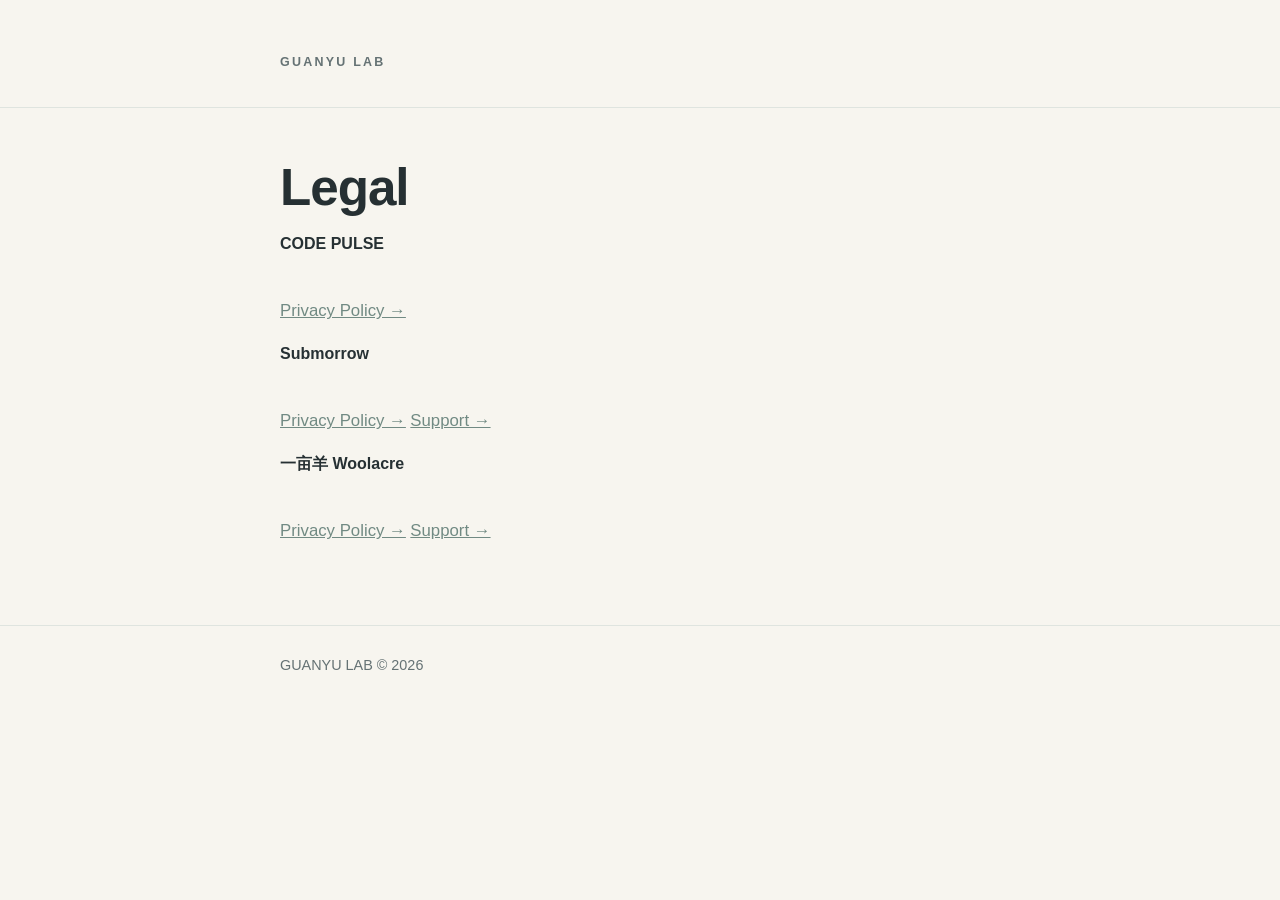
<file: index.html>
<!doctype html>
<html lang="en">
<head>
  <meta charset="utf-8">
  <meta name="viewport" content="width=device-width, initial-scale=1">
  <title>GUANYU LAB Legal</title>
  <link rel="stylesheet" href="styles.css">
</head>
<body>
  <header><div class="wrap"><div class="brand">GUANYU LAB</div></div></header>
  <main class="wrap">
    <h1>Legal</h1>
    <p><strong>CODE PULSE</strong></p>
    <a class="link" href="code-pulse/privacy/">Privacy Policy &rarr;</a>
    <p><strong>Submorrow</strong></p>
    <a class="link" href="ai-bill/privacy.html">Privacy Policy &rarr;</a>
    <a class="link" href="ai-bill/support.html">Support &rarr;</a>
    <p><strong>一亩羊 Woolacre</strong></p>
    <a class="link" href="woolacre/privacy.html">Privacy Policy &rarr;</a>
    <a class="link" href="woolacre/support.html">Support &rarr;</a>
  </main>
  <footer><div class="wrap">GUANYU LAB &copy; 2026</div></footer>
</body>
</html>
</file>
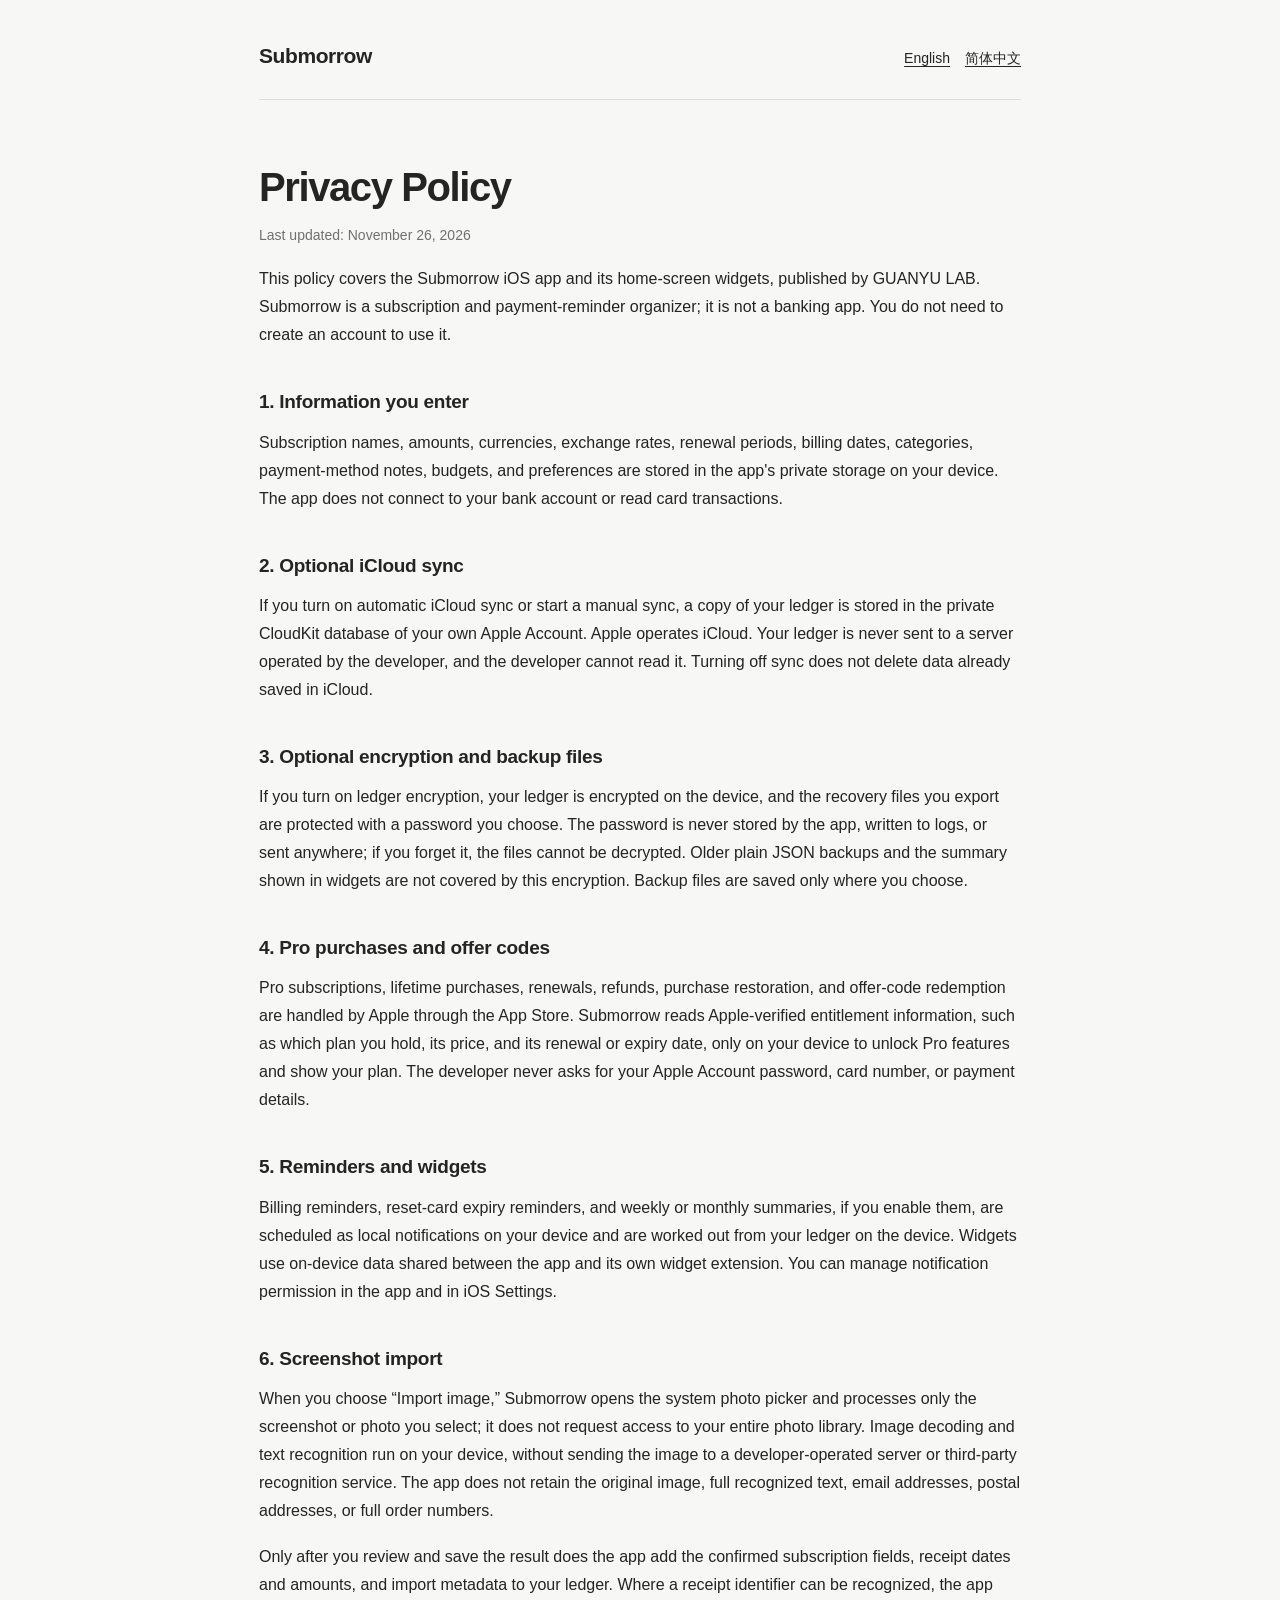
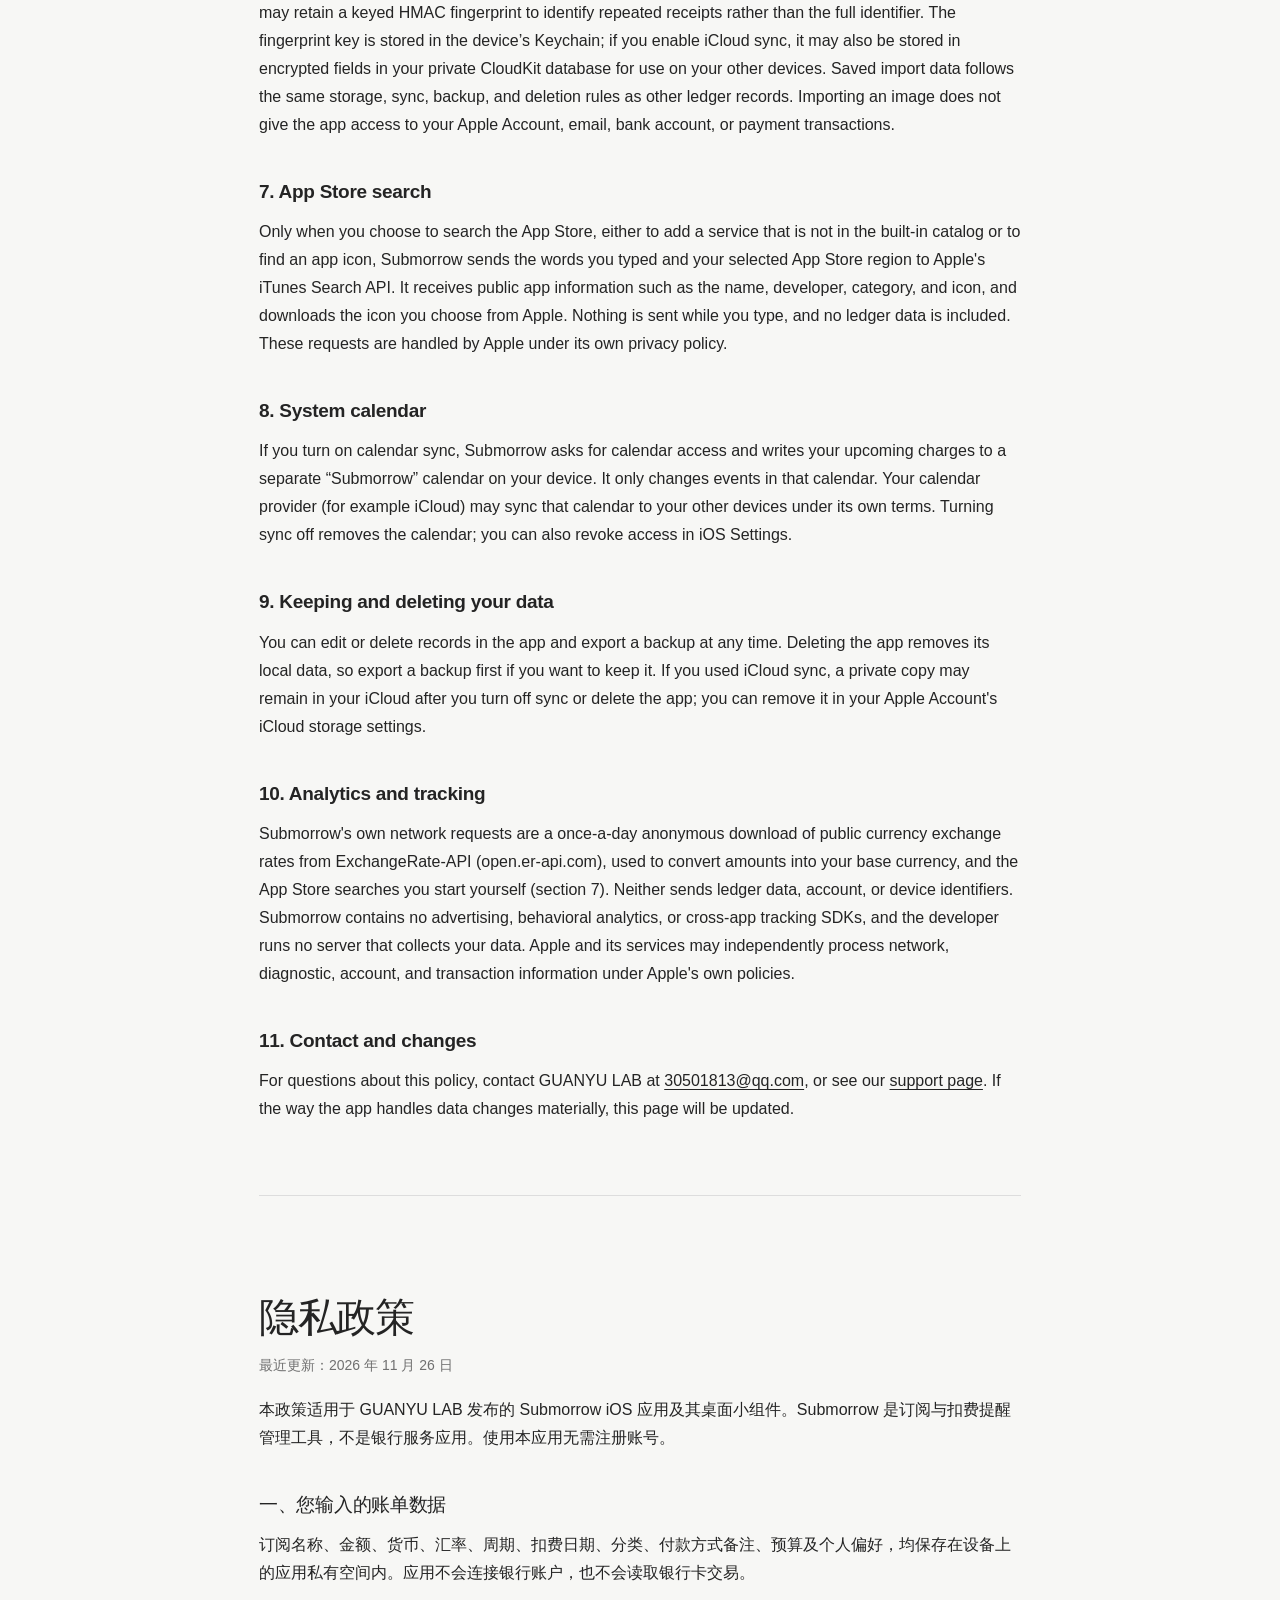
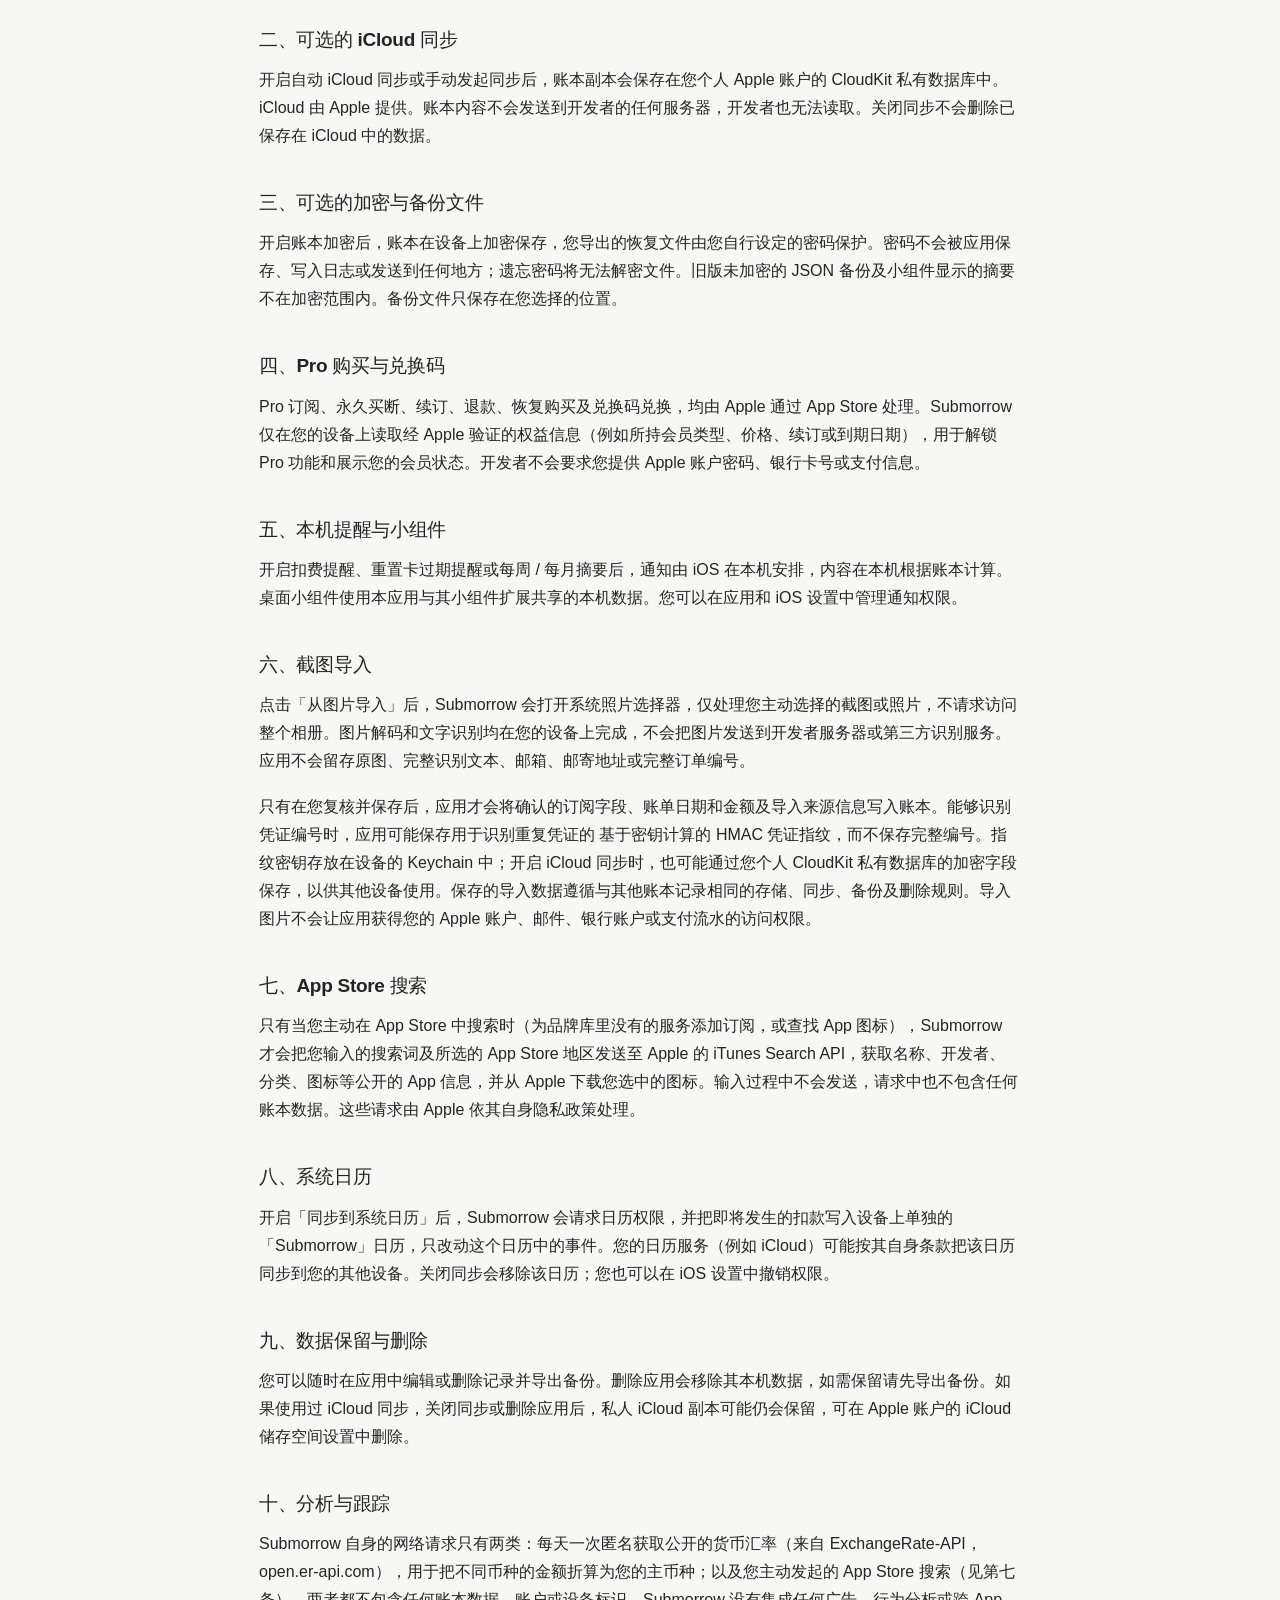
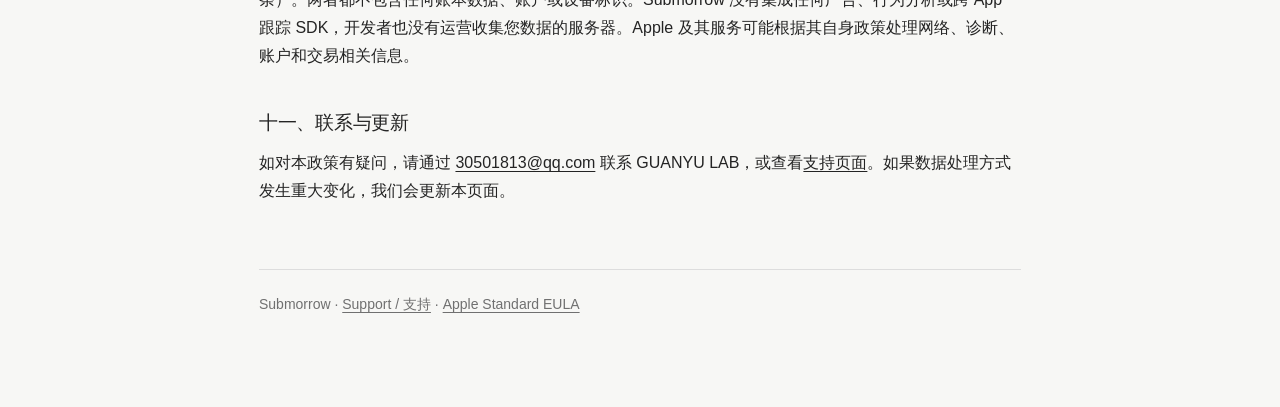
<file: ai-bill/privacy/index.html>
<!doctype html>
<html lang="en"><head><meta charset="utf-8"><meta name="viewport" content="width=device-width, initial-scale=1">
<title>Privacy Policy | Submorrow</title>
<link rel="canonical" href="../privacy.html">
<meta http-equiv="refresh" content="0; url=../privacy.html">
</head><body><p><a href="../privacy.html">Submorrow Privacy Policy / 隐私政策</a></p></body></html>
</file>
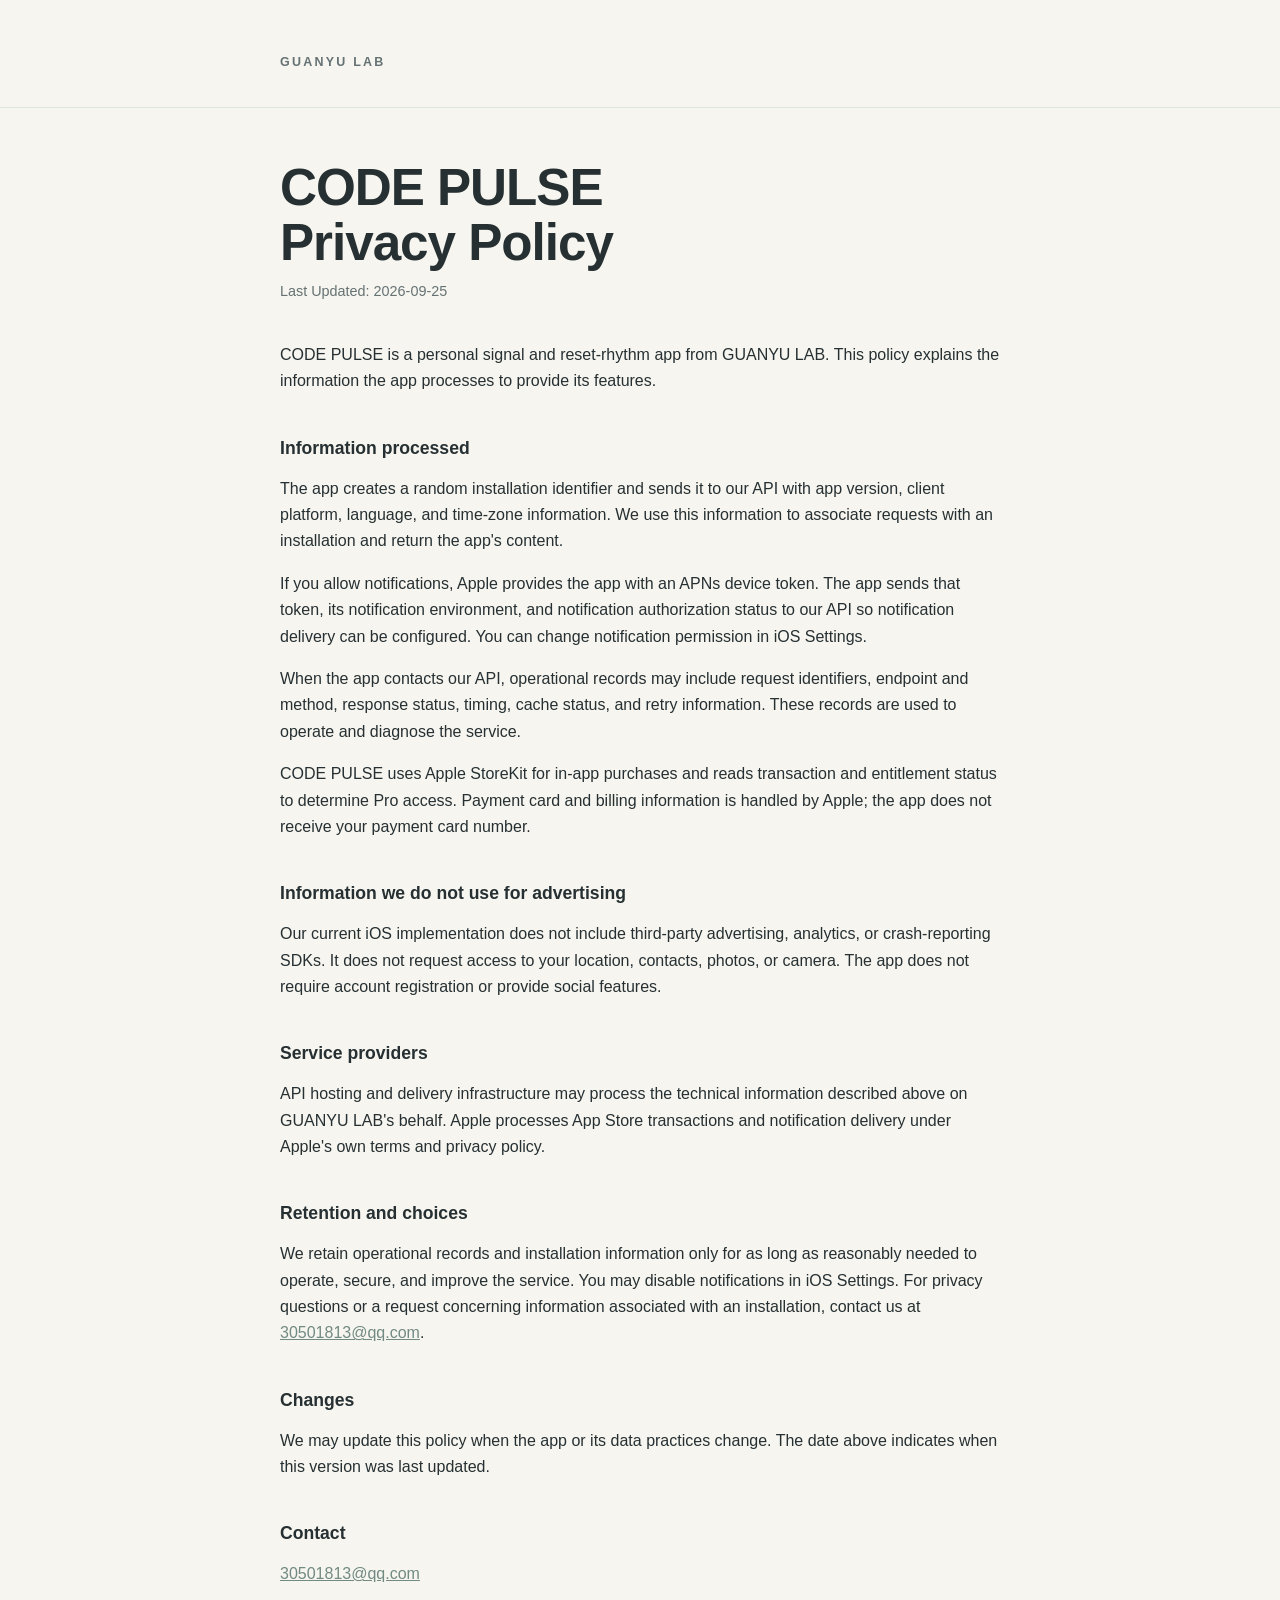
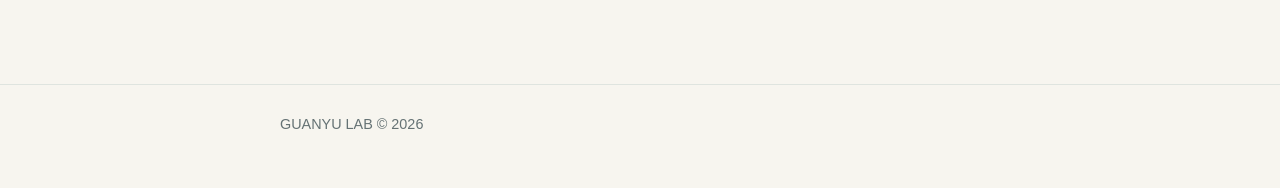
<file: code-pulse/privacy/index.html>
<!doctype html>
<html lang="en">
<head>
  <meta charset="utf-8">
  <meta name="viewport" content="width=device-width, initial-scale=1">
  <title>CODE PULSE Privacy Policy</title>
  <link rel="stylesheet" href="../../../styles.css">
</head>
<body>
  <header><div class="wrap"><div class="brand">GUANYU LAB</div></div></header>
  <main class="wrap">
    <h1>CODE PULSE<br>Privacy Policy</h1>
    <p class="updated">Last Updated: 2026-09-25</p>

    <p>CODE PULSE is a personal signal and reset-rhythm app from GUANYU LAB. This policy explains the information the app processes to provide its features.</p>

    <h2>Information processed</h2>
    <p>The app creates a random installation identifier and sends it to our API with app version, client platform, language, and time-zone information. We use this information to associate requests with an installation and return the app's content.</p>
    <p>If you allow notifications, Apple provides the app with an APNs device token. The app sends that token, its notification environment, and notification authorization status to our API so notification delivery can be configured. You can change notification permission in iOS Settings.</p>
    <p>When the app contacts our API, operational records may include request identifiers, endpoint and method, response status, timing, cache status, and retry information. These records are used to operate and diagnose the service.</p>
    <p>CODE PULSE uses Apple StoreKit for in-app purchases and reads transaction and entitlement status to determine Pro access. Payment card and billing information is handled by Apple; the app does not receive your payment card number.</p>

    <h2>Information we do not use for advertising</h2>
    <p>Our current iOS implementation does not include third-party advertising, analytics, or crash-reporting SDKs. It does not request access to your location, contacts, photos, or camera. The app does not require account registration or provide social features.</p>

    <h2>Service providers</h2>
    <p>API hosting and delivery infrastructure may process the technical information described above on GUANYU LAB's behalf. Apple processes App Store transactions and notification delivery under Apple's own terms and privacy policy.</p>

    <h2>Retention and choices</h2>
    <p>We retain operational records and installation information only for as long as reasonably needed to operate, secure, and improve the service. You may disable notifications in iOS Settings. For privacy questions or a request concerning information associated with an installation, contact us at <a href="mailto:30501813@qq.com">30501813@qq.com</a>.</p>

    <h2>Changes</h2>
    <p>We may update this policy when the app or its data practices change. The date above indicates when this version was last updated.</p>

    <h2>Contact</h2>
    <p><a href="mailto:30501813@qq.com">30501813@qq.com</a></p>
  </main>
  <footer><div class="wrap">GUANYU LAB &copy; 2026</div></footer>
</body>
</html>
</file>
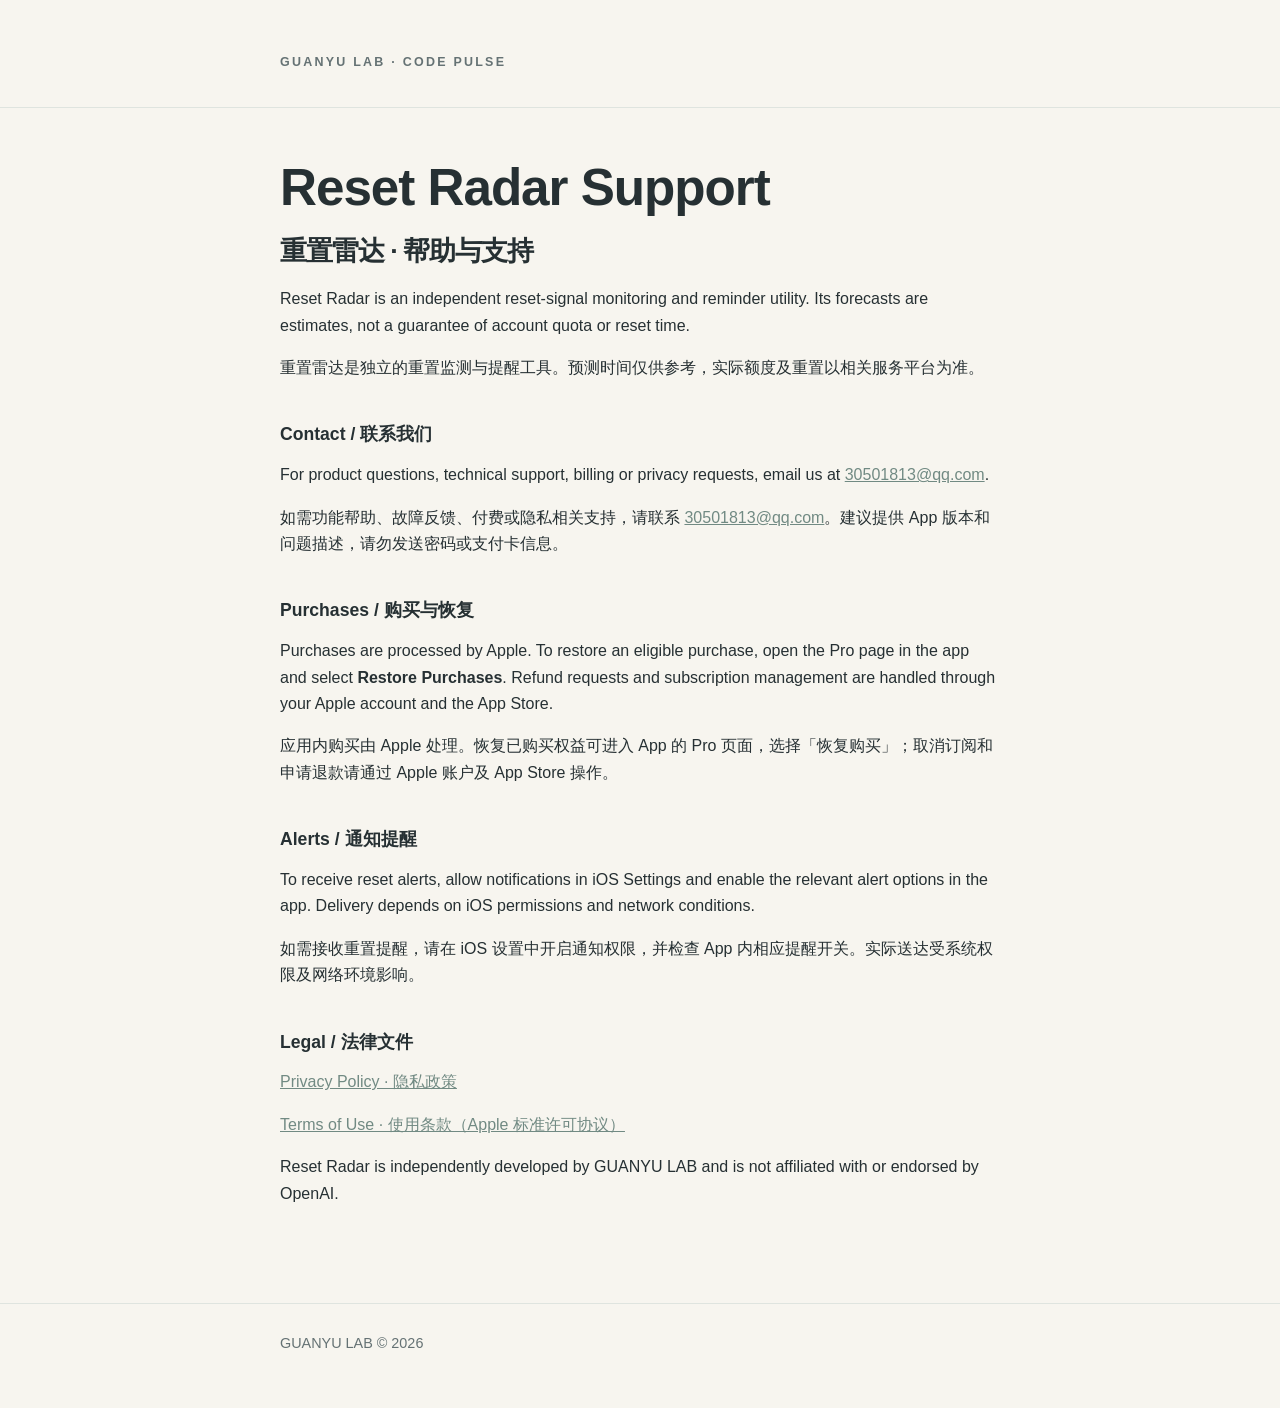
<file: code-pulse/support/index.html>
<!doctype html>
<html lang="en">
<head>
  <meta charset="utf-8">
  <meta name="viewport" content="width=device-width, initial-scale=1">
  <meta name="description" content="Official support and contact details for Reset Radar (CODE PULSE) by GUANYU LAB.">
  <title>Reset Radar | CODE PULSE Support</title>
  <link rel="stylesheet" href="../../../styles.css">
</head>
<body>
  <header><div class="wrap"><div class="brand">GUANYU LAB · CODE PULSE</div></div></header>
  <main class="wrap">
    <h1>Reset Radar Support<br><small style="font-size:.52em">重置雷达 · 帮助与支持</small></h1>
    <p>Reset Radar is an independent reset-signal monitoring and reminder utility. Its forecasts are estimates, not a guarantee of account quota or reset time.</p>
    <p>重置雷达是独立的重置监测与提醒工具。预测时间仅供参考，实际额度及重置以相关服务平台为准。</p>

    <h2>Contact / 联系我们</h2>
    <p>For product questions, technical support, billing or privacy requests, email us at <a href="mailto:30501813@qq.com">30501813@qq.com</a>.</p>
    <p>如需功能帮助、故障反馈、付费或隐私相关支持，请联系 <a href="mailto:30501813@qq.com">30501813@qq.com</a>。建议提供 App 版本和问题描述，请勿发送密码或支付卡信息。</p>

    <h2>Purchases / 购买与恢复</h2>
    <p>Purchases are processed by Apple. To restore an eligible purchase, open the Pro page in the app and select <strong>Restore Purchases</strong>. Refund requests and subscription management are handled through your Apple account and the App Store.</p>
    <p>应用内购买由 Apple 处理。恢复已购买权益可进入 App 的 Pro 页面，选择「恢复购买」；取消订阅和申请退款请通过 Apple 账户及 App Store 操作。</p>

    <h2>Alerts / 通知提醒</h2>
    <p>To receive reset alerts, allow notifications in iOS Settings and enable the relevant alert options in the app. Delivery depends on iOS permissions and network conditions.</p>
    <p>如需接收重置提醒，请在 iOS 设置中开启通知权限，并检查 App 内相应提醒开关。实际送达受系统权限及网络环境影响。</p>

    <h2>Legal / 法律文件</h2>
    <p><a href="../privacy/">Privacy Policy · 隐私政策</a></p>
    <p><a href="https://www.apple.com/legal/internet-services/itunes/dev/stdeula/">Terms of Use · 使用条款（Apple 标准许可协议）</a></p>
    <p>Reset Radar is independently developed by GUANYU LAB and is not affiliated with or endorsed by OpenAI.</p>
  </main>
  <footer><div class="wrap">GUANYU LAB &copy; 2026</div></footer>
</body>
</html>
</file>
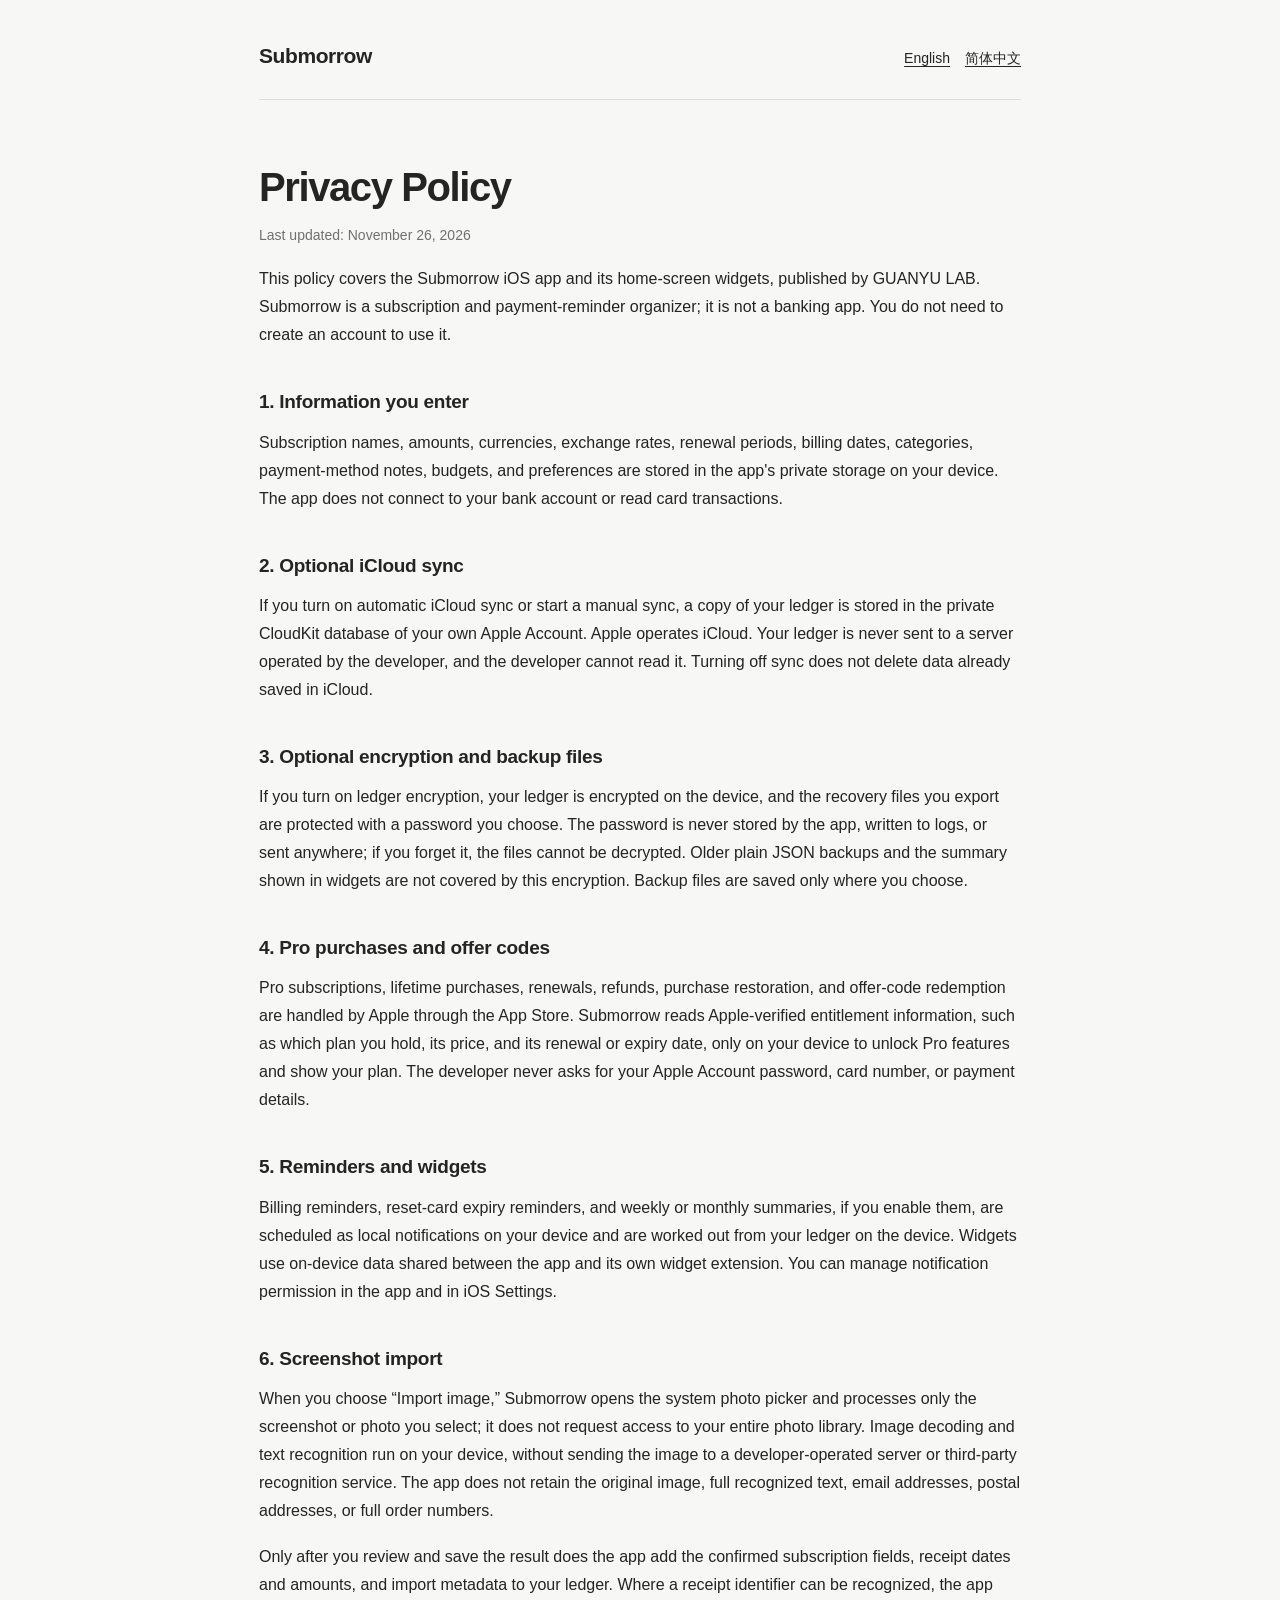
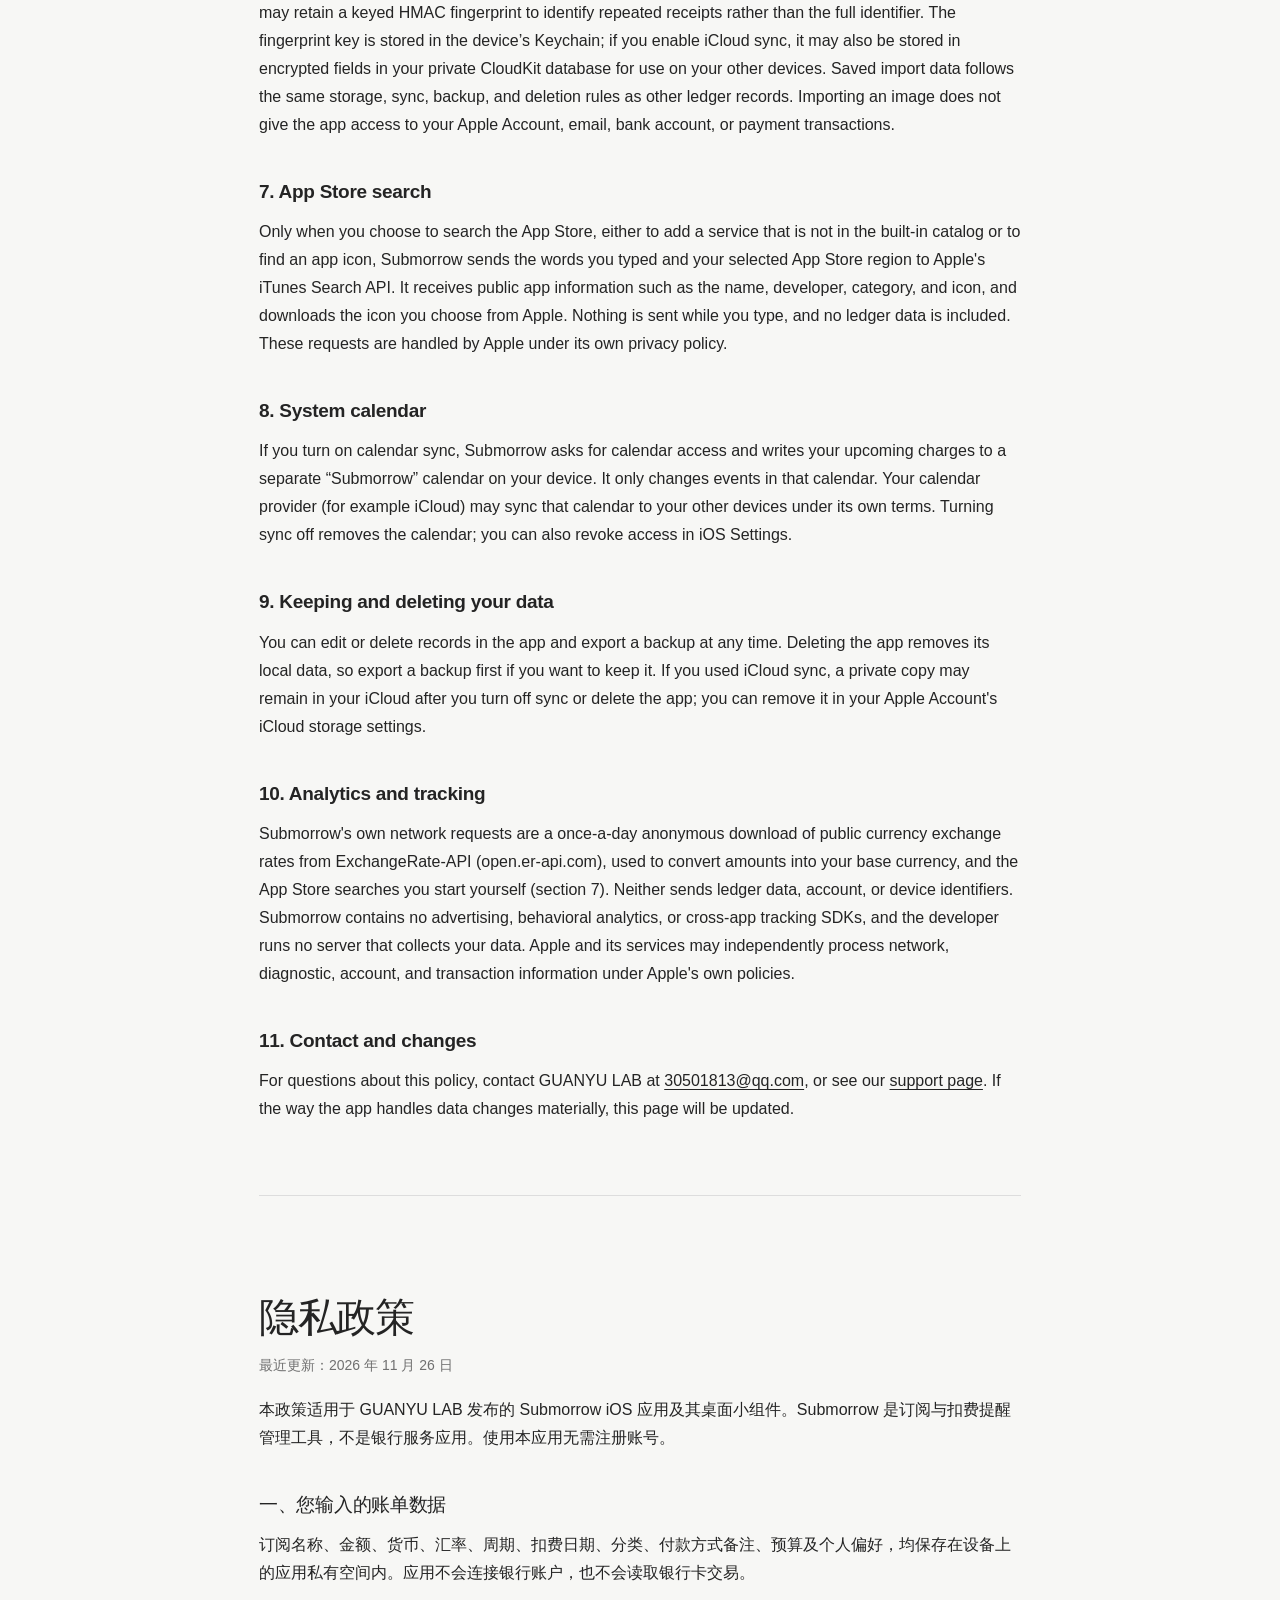
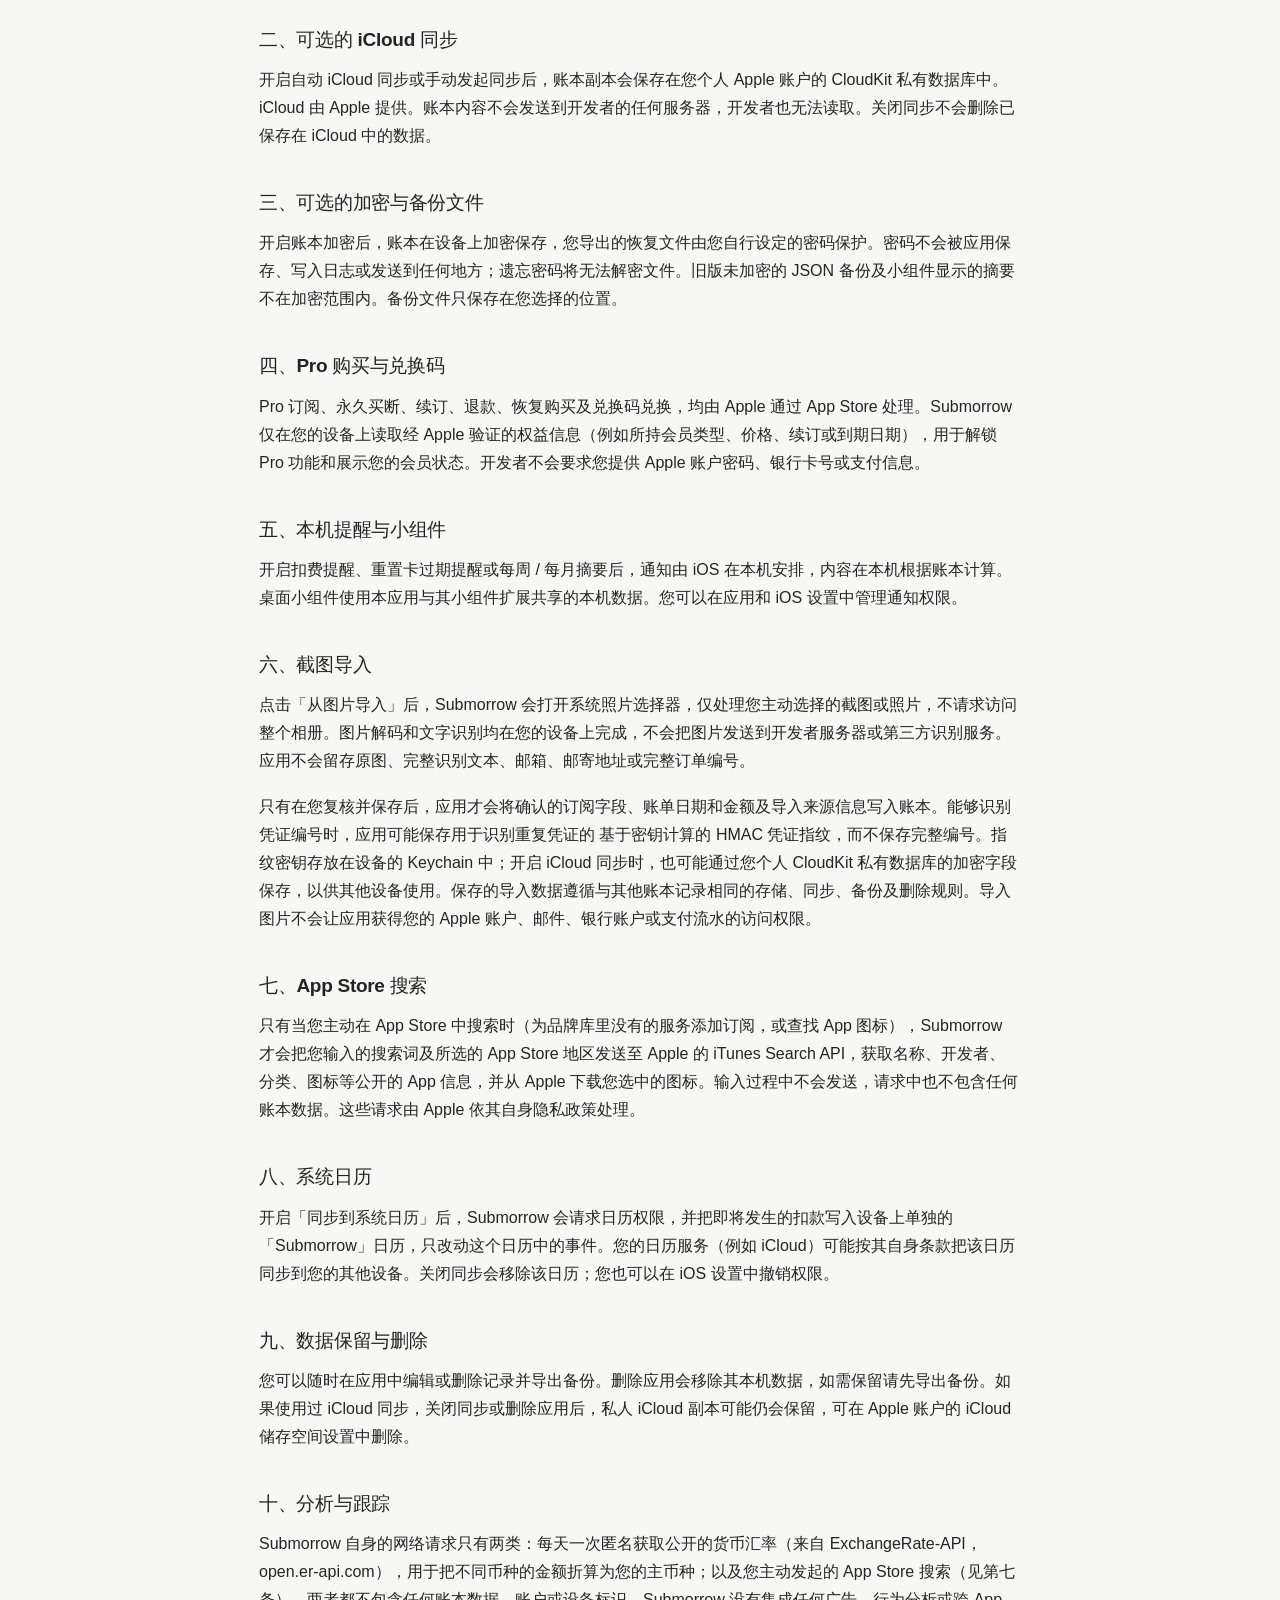
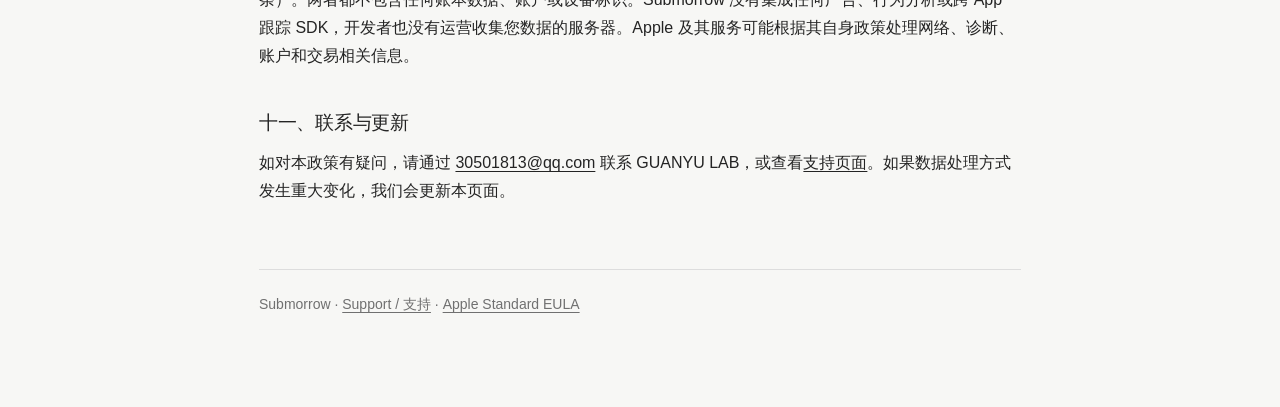
<file: ai-bill/privacy.html>
<!doctype html>
<html lang="en">
<head>
  <meta charset="utf-8">
  <meta name="viewport" content="width=device-width, initial-scale=1">
  <meta name="color-scheme" content="light dark">
  <meta name="description" content="Submorrow privacy policy. Learn about on-device subscription records, optional private iCloud sync, optional encryption, and App Store purchases.">
  <title>Privacy Policy | Submorrow</title>
  <style>
    :root { font-family: -apple-system, BlinkMacSystemFont, "Segoe UI", sans-serif; font-synthesis: none; color-scheme: light dark; }
    * { box-sizing: border-box; }
    body { margin: 0; background: #f7f7f5; color: #242424; font-size: 16px; line-height: 1.75; }
    a { color: inherit; text-underline-offset: 3px; }
    .wrap { max-width: 810px; margin: 0 auto; padding: 38px 24px 90px; }
    header { display: flex; align-items: baseline; justify-content: space-between; gap: 12px; border-bottom: 1px solid #ddd; padding-bottom: 24px; }
    .brand { font-weight: 750; font-size: 21px; letter-spacing: -.02em; }
    .langs { font-size: 14px; display: flex; gap: 15px; }
    h1 { margin: 55px 0 6px; font-size: clamp(29px, 5vw, 40px); line-height: 1.3; letter-spacing: -.035em; }
    h2 { margin: 36px 0 9px; font-size: 19px; letter-spacing: -.015em; }
    p { margin: 10px 0 18px; }
    .date { color: #707070; font-size: 14px; }
    .language { padding-top: 6px; }
    .language + .language { margin-top: 72px; padding-top: 40px; border-top: 1px solid #ddd; }
    footer { margin-top: 64px; padding-top: 22px; border-top: 1px solid #ddd; font-size: 14px; color: #707070; }
    @media (prefers-color-scheme: dark) {
      body { background: #151515; color: #e9e9e9; }
      header, .language + .language, footer { border-color: #393939; }
      .date, footer { color: #a3a3a3; }
      a { color: #efefef; }
    }
  </style>
</head>
<body><main class="wrap">
  <header><div class="brand">Submorrow</div><nav class="langs" aria-label="Language"><a href="#english" lang="en">English</a><a href="#chinese" lang="zh-Hans">简体中文</a></nav></header>
  <section id="english" class="language" lang="en">
    <h1>Privacy Policy</h1>
    <p class="date">Last updated: November 26, 2026</p>
    <p>This policy covers the Submorrow iOS app and its home-screen widgets, published by GUANYU LAB. Submorrow is a subscription and payment-reminder organizer; it is not a banking app. You do not need to create an account to use it.</p>
    <h2>1. Information you enter</h2>
    <p>Subscription names, amounts, currencies, exchange rates, renewal periods, billing dates, categories, payment-method notes, budgets, and preferences are stored in the app's private storage on your device. The app does not connect to your bank account or read card transactions.</p>
    <h2>2. Optional iCloud sync</h2>
    <p>If you turn on automatic iCloud sync or start a manual sync, a copy of your ledger is stored in the private CloudKit database of your own Apple Account. Apple operates iCloud. Your ledger is never sent to a server operated by the developer, and the developer cannot read it. Turning off sync does not delete data already saved in iCloud.</p>
    <h2>3. Optional encryption and backup files</h2>
    <p>If you turn on ledger encryption, your ledger is encrypted on the device, and the recovery files you export are protected with a password you choose. The password is never stored by the app, written to logs, or sent anywhere; if you forget it, the files cannot be decrypted. Older plain JSON backups and the summary shown in widgets are not covered by this encryption. Backup files are saved only where you choose.</p>
    <h2>4. Pro purchases and offer codes</h2>
    <p>Pro subscriptions, lifetime purchases, renewals, refunds, purchase restoration, and offer-code redemption are handled by Apple through the App Store. Submorrow reads Apple-verified entitlement information, such as which plan you hold, its price, and its renewal or expiry date, only on your device to unlock Pro features and show your plan. The developer never asks for your Apple Account password, card number, or payment details.</p>
    <h2>5. Reminders and widgets</h2>
    <p>Billing reminders, reset-card expiry reminders, and weekly or monthly summaries, if you enable them, are scheduled as local notifications on your device and are worked out from your ledger on the device. Widgets use on-device data shared between the app and its own widget extension. You can manage notification permission in the app and in iOS Settings.</p>
    <h2>6. Screenshot import</h2>
    <p>When you choose “Import image,” Submorrow opens the system photo picker and processes only the screenshot or photo you select; it does not request access to your entire photo library. Image decoding and text recognition run on your device, without sending the image to a developer-operated server or third-party recognition service. The app does not retain the original image, full recognized text, email addresses, postal addresses, or full order numbers.</p>
    <p>Only after you review and save the result does the app add the confirmed subscription fields, receipt dates and amounts, and import metadata to your ledger. Where a receipt identifier can be recognized, the app may retain a keyed HMAC fingerprint to identify repeated receipts rather than the full identifier. The fingerprint key is stored in the device’s Keychain; if you enable iCloud sync, it may also be stored in encrypted fields in your private CloudKit database for use on your other devices. Saved import data follows the same storage, sync, backup, and deletion rules as other ledger records. Importing an image does not give the app access to your Apple Account, email, bank account, or payment transactions.</p>
    <h2>7. App Store search</h2>
    <p>Only when you choose to search the App Store, either to add a service that is not in the built-in catalog or to find an app icon, Submorrow sends the words you typed and your selected App Store region to Apple's iTunes Search API. It receives public app information such as the name, developer, category, and icon, and downloads the icon you choose from Apple. Nothing is sent while you type, and no ledger data is included. These requests are handled by Apple under its own privacy policy.</p>
    <h2>8. System calendar</h2>
    <p>If you turn on calendar sync, Submorrow asks for calendar access and writes your upcoming charges to a separate “Submorrow” calendar on your device. It only changes events in that calendar. Your calendar provider (for example iCloud) may sync that calendar to your other devices under its own terms. Turning sync off removes the calendar; you can also revoke access in iOS Settings.</p>
    <h2>9. Keeping and deleting your data</h2>
    <p>You can edit or delete records in the app and export a backup at any time. Deleting the app removes its local data, so export a backup first if you want to keep it. If you used iCloud sync, a private copy may remain in your iCloud after you turn off sync or delete the app; you can remove it in your Apple Account's iCloud storage settings.</p>
    <h2>10. Analytics and tracking</h2>
    <p>Submorrow's own network requests are a once-a-day anonymous download of public currency exchange rates from ExchangeRate-API (open.er-api.com), used to convert amounts into your base currency, and the App Store searches you start yourself (section 7). Neither sends ledger data, account, or device identifiers. Submorrow contains no advertising, behavioral analytics, or cross-app tracking SDKs, and the developer runs no server that collects your data. Apple and its services may independently process network, diagnostic, account, and transaction information under Apple's own policies.</p>
    <h2>11. Contact and changes</h2>
    <p>For questions about this policy, contact GUANYU LAB at <a href="mailto:30501813@qq.com">30501813@qq.com</a>, or see our <a href="support.html">support page</a>. If the way the app handles data changes materially, this page will be updated.</p>
  </section>
  <section id="chinese" class="language" lang="zh-Hans">
    <h1>隐私政策</h1>
    <p class="date">最近更新：2026 年 11 月 26 日</p>
    <p>本政策适用于 GUANYU LAB 发布的 Submorrow iOS 应用及其桌面小组件。Submorrow 是订阅与扣费提醒管理工具，不是银行服务应用。使用本应用无需注册账号。</p>
    <h2>一、您输入的账单数据</h2>
    <p>订阅名称、金额、货币、汇率、周期、扣费日期、分类、付款方式备注、预算及个人偏好，均保存在设备上的应用私有空间内。应用不会连接银行账户，也不会读取银行卡交易。</p>
    <h2>二、可选的 iCloud 同步</h2>
    <p>开启自动 iCloud 同步或手动发起同步后，账本副本会保存在您个人 Apple 账户的 CloudKit 私有数据库中。iCloud 由 Apple 提供。账本内容不会发送到开发者的任何服务器，开发者也无法读取。关闭同步不会删除已保存在 iCloud 中的数据。</p>
    <h2>三、可选的加密与备份文件</h2>
    <p>开启账本加密后，账本在设备上加密保存，您导出的恢复文件由您自行设定的密码保护。密码不会被应用保存、写入日志或发送到任何地方；遗忘密码将无法解密文件。旧版未加密的 JSON 备份及小组件显示的摘要不在加密范围内。备份文件只保存在您选择的位置。</p>
    <h2>四、Pro 购买与兑换码</h2>
    <p>Pro 订阅、永久买断、续订、退款、恢复购买及兑换码兑换，均由 Apple 通过 App Store 处理。Submorrow 仅在您的设备上读取经 Apple 验证的权益信息（例如所持会员类型、价格、续订或到期日期），用于解锁 Pro 功能和展示您的会员状态。开发者不会要求您提供 Apple 账户密码、银行卡号或支付信息。</p>
    <h2>五、本机提醒与小组件</h2>
    <p>开启扣费提醒、重置卡过期提醒或每周 / 每月摘要后，通知由 iOS 在本机安排，内容在本机根据账本计算。桌面小组件使用本应用与其小组件扩展共享的本机数据。您可以在应用和 iOS 设置中管理通知权限。</p>
    <h2>六、截图导入</h2>
    <p>点击「从图片导入」后，Submorrow 会打开系统照片选择器，仅处理您主动选择的截图或照片，不请求访问整个相册。图片解码和文字识别均在您的设备上完成，不会把图片发送到开发者服务器或第三方识别服务。应用不会留存原图、完整识别文本、邮箱、邮寄地址或完整订单编号。</p>
    <p>只有在您复核并保存后，应用才会将确认的订阅字段、账单日期和金额及导入来源信息写入账本。能够识别凭证编号时，应用可能保存用于识别重复凭证的 基于密钥计算的 HMAC 凭证指纹，而不保存完整编号。指纹密钥存放在设备的 Keychain 中；开启 iCloud 同步时，也可能通过您个人 CloudKit 私有数据库的加密字段保存，以供其他设备使用。保存的导入数据遵循与其他账本记录相同的存储、同步、备份及删除规则。导入图片不会让应用获得您的 Apple 账户、邮件、银行账户或支付流水的访问权限。</p>
    <h2>七、App Store 搜索</h2>
    <p>只有当您主动在 App Store 中搜索时（为品牌库里没有的服务添加订阅，或查找 App 图标），Submorrow 才会把您输入的搜索词及所选的 App Store 地区发送至 Apple 的 iTunes Search API，获取名称、开发者、分类、图标等公开的 App 信息，并从 Apple 下载您选中的图标。输入过程中不会发送，请求中也不包含任何账本数据。这些请求由 Apple 依其自身隐私政策处理。</p>
    <h2>八、系统日历</h2>
    <p>开启「同步到系统日历」后，Submorrow 会请求日历权限，并把即将发生的扣款写入设备上单独的「Submorrow」日历，只改动这个日历中的事件。您的日历服务（例如 iCloud）可能按其自身条款把该日历同步到您的其他设备。关闭同步会移除该日历；您也可以在 iOS 设置中撤销权限。</p>
    <h2>九、数据保留与删除</h2>
    <p>您可以随时在应用中编辑或删除记录并导出备份。删除应用会移除其本机数据，如需保留请先导出备份。如果使用过 iCloud 同步，关闭同步或删除应用后，私人 iCloud 副本可能仍会保留，可在 Apple 账户的 iCloud 储存空间设置中删除。</p>
    <h2>十、分析与跟踪</h2>
    <p>Submorrow 自身的网络请求只有两类：每天一次匿名获取公开的货币汇率（来自 ExchangeRate-API，open.er-api.com），用于把不同币种的金额折算为您的主币种；以及您主动发起的 App Store 搜索（见第七条）。两者都不包含任何账本数据、账户或设备标识。Submorrow 没有集成任何广告、行为分析或跨 App 跟踪 SDK，开发者也没有运营收集您数据的服务器。Apple 及其服务可能根据其自身政策处理网络、诊断、账户和交易相关信息。</p>
    <h2>十一、联系与更新</h2>
    <p>如对本政策有疑问，请通过 <a href="mailto:30501813@qq.com">30501813@qq.com</a> 联系 GUANYU LAB，或查看<a href="support.html">支持页面</a>。如果数据处理方式发生重大变化，我们会更新本页面。</p>
  </section>
  <footer>Submorrow · <a href="support.html">Support / 支持</a> · <a href="https://www.apple.com/legal/internet-services/itunes/dev/stdeula/">Apple Standard EULA</a></footer>
</main></body>
</html>
</file>
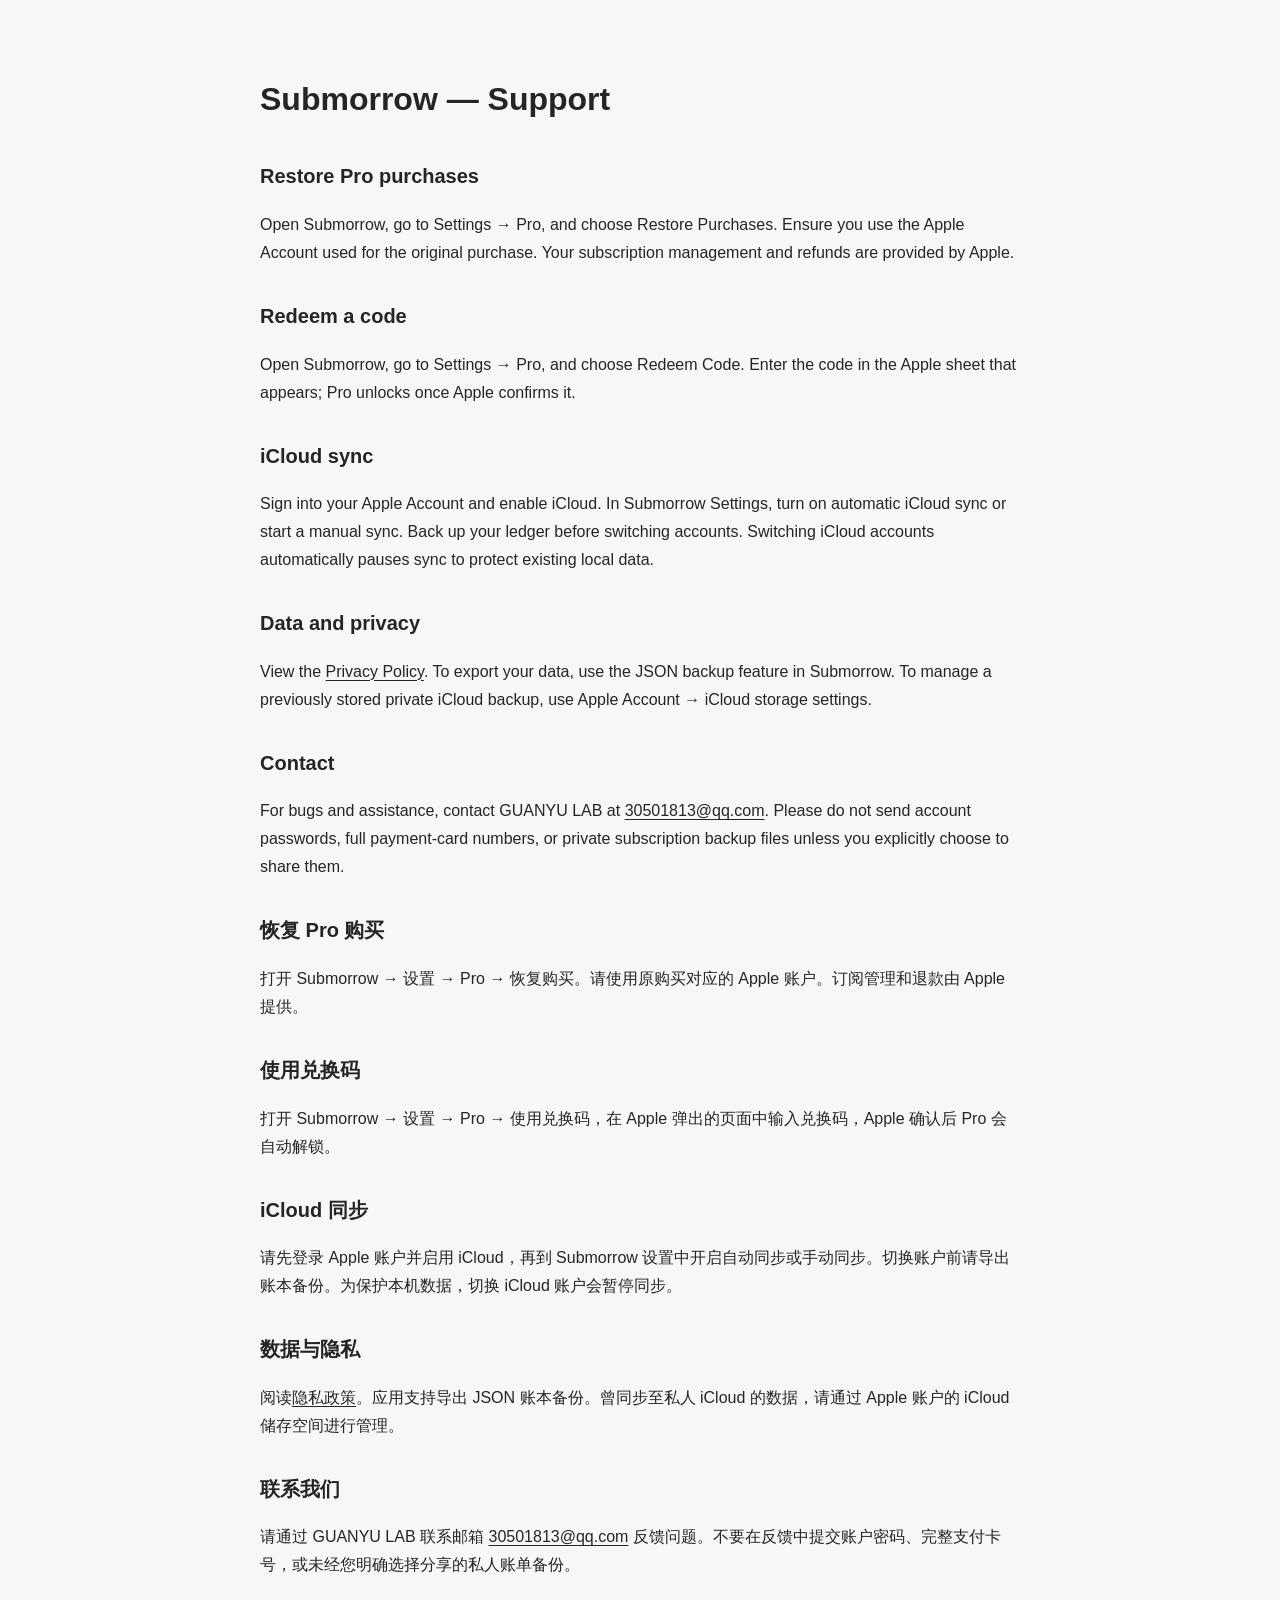
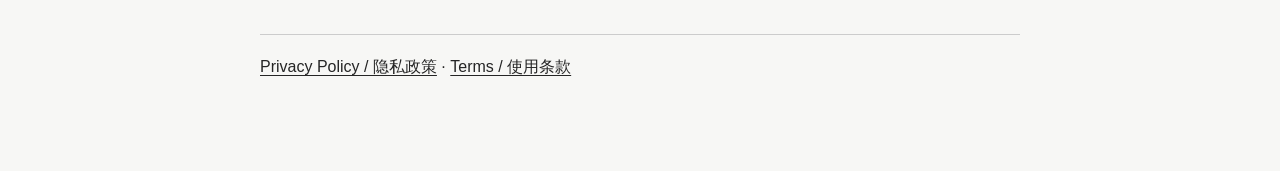
<file: ai-bill/support.html>
<!doctype html>
<html lang="en">
<head><meta charset="utf-8"><meta name="viewport" content="width=device-width, initial-scale=1"><meta name="color-scheme" content="light dark"><title>Support | Submorrow</title>
<style>:root{font-family:-apple-system,BlinkMacSystemFont,"Segoe UI",sans-serif;color-scheme:light dark}body{margin:0;background:#f7f7f5;color:#252525;line-height:1.75}.wrap{max-width:760px;margin:auto;padding:50px 24px 90px}h1{font-size:32px}h2{font-size:20px;margin-top:32px}a{color:inherit;text-underline-offset:3px}footer{margin-top:55px;border-top:1px solid #ccc;padding-top:18px}@media(prefers-color-scheme:dark){body{background:#151515;color:#eee}footer{border-color:#444}}</style></head>
<body><main class="wrap"><h1>Submorrow — Support</h1>
<section lang="en">
<h2>Restore Pro purchases</h2><p>Open Submorrow, go to Settings → Pro, and choose Restore Purchases. Ensure you use the Apple Account used for the original purchase. Your subscription management and refunds are provided by Apple.</p>
<h2>Redeem a code</h2><p>Open Submorrow, go to Settings → Pro, and choose Redeem Code. Enter the code in the Apple sheet that appears; Pro unlocks once Apple confirms it.</p>
<h2>iCloud sync</h2><p>Sign into your Apple Account and enable iCloud. In Submorrow Settings, turn on automatic iCloud sync or start a manual sync. Back up your ledger before switching accounts. Switching iCloud accounts automatically pauses sync to protect existing local data.</p>
<h2>Data and privacy</h2><p>View the <a href="privacy.html#english">Privacy Policy</a>. To export your data, use the JSON backup feature in Submorrow. To manage a previously stored private iCloud backup, use Apple Account → iCloud storage settings.</p>
<h2>Contact</h2><p>For bugs and assistance, contact GUANYU LAB at <a href="mailto:30501813@qq.com">30501813@qq.com</a>. Please do not send account passwords, full payment-card numbers, or private subscription backup files unless you explicitly choose to share them.</p>
</section>
<section lang="zh-Hans">
<h2>恢复 Pro 购买</h2><p>打开 Submorrow → 设置 → Pro → 恢复购买。请使用原购买对应的 Apple 账户。订阅管理和退款由 Apple 提供。</p>
<h2>使用兑换码</h2><p>打开 Submorrow → 设置 → Pro → 使用兑换码，在 Apple 弹出的页面中输入兑换码，Apple 确认后 Pro 会自动解锁。</p>
<h2>iCloud 同步</h2><p>请先登录 Apple 账户并启用 iCloud，再到 Submorrow 设置中开启自动同步或手动同步。切换账户前请导出账本备份。为保护本机数据，切换 iCloud 账户会暂停同步。</p>
<h2>数据与隐私</h2><p>阅读<a href="privacy.html#chinese">隐私政策</a>。应用支持导出 JSON 账本备份。曾同步至私人 iCloud 的数据，请通过 Apple 账户的 iCloud 储存空间进行管理。</p>
<h2>联系我们</h2><p>请通过 GUANYU LAB 联系邮箱 <a href="mailto:30501813@qq.com">30501813@qq.com</a> 反馈问题。不要在反馈中提交账户密码、完整支付卡号，或未经您明确选择分享的私人账单备份。</p>
</section>
<footer><a href="privacy.html">Privacy Policy / 隐私政策</a> · <a href="https://www.apple.com/legal/internet-services/itunes/dev/stdeula/">Terms / 使用条款</a></footer></main></body></html>
</file>
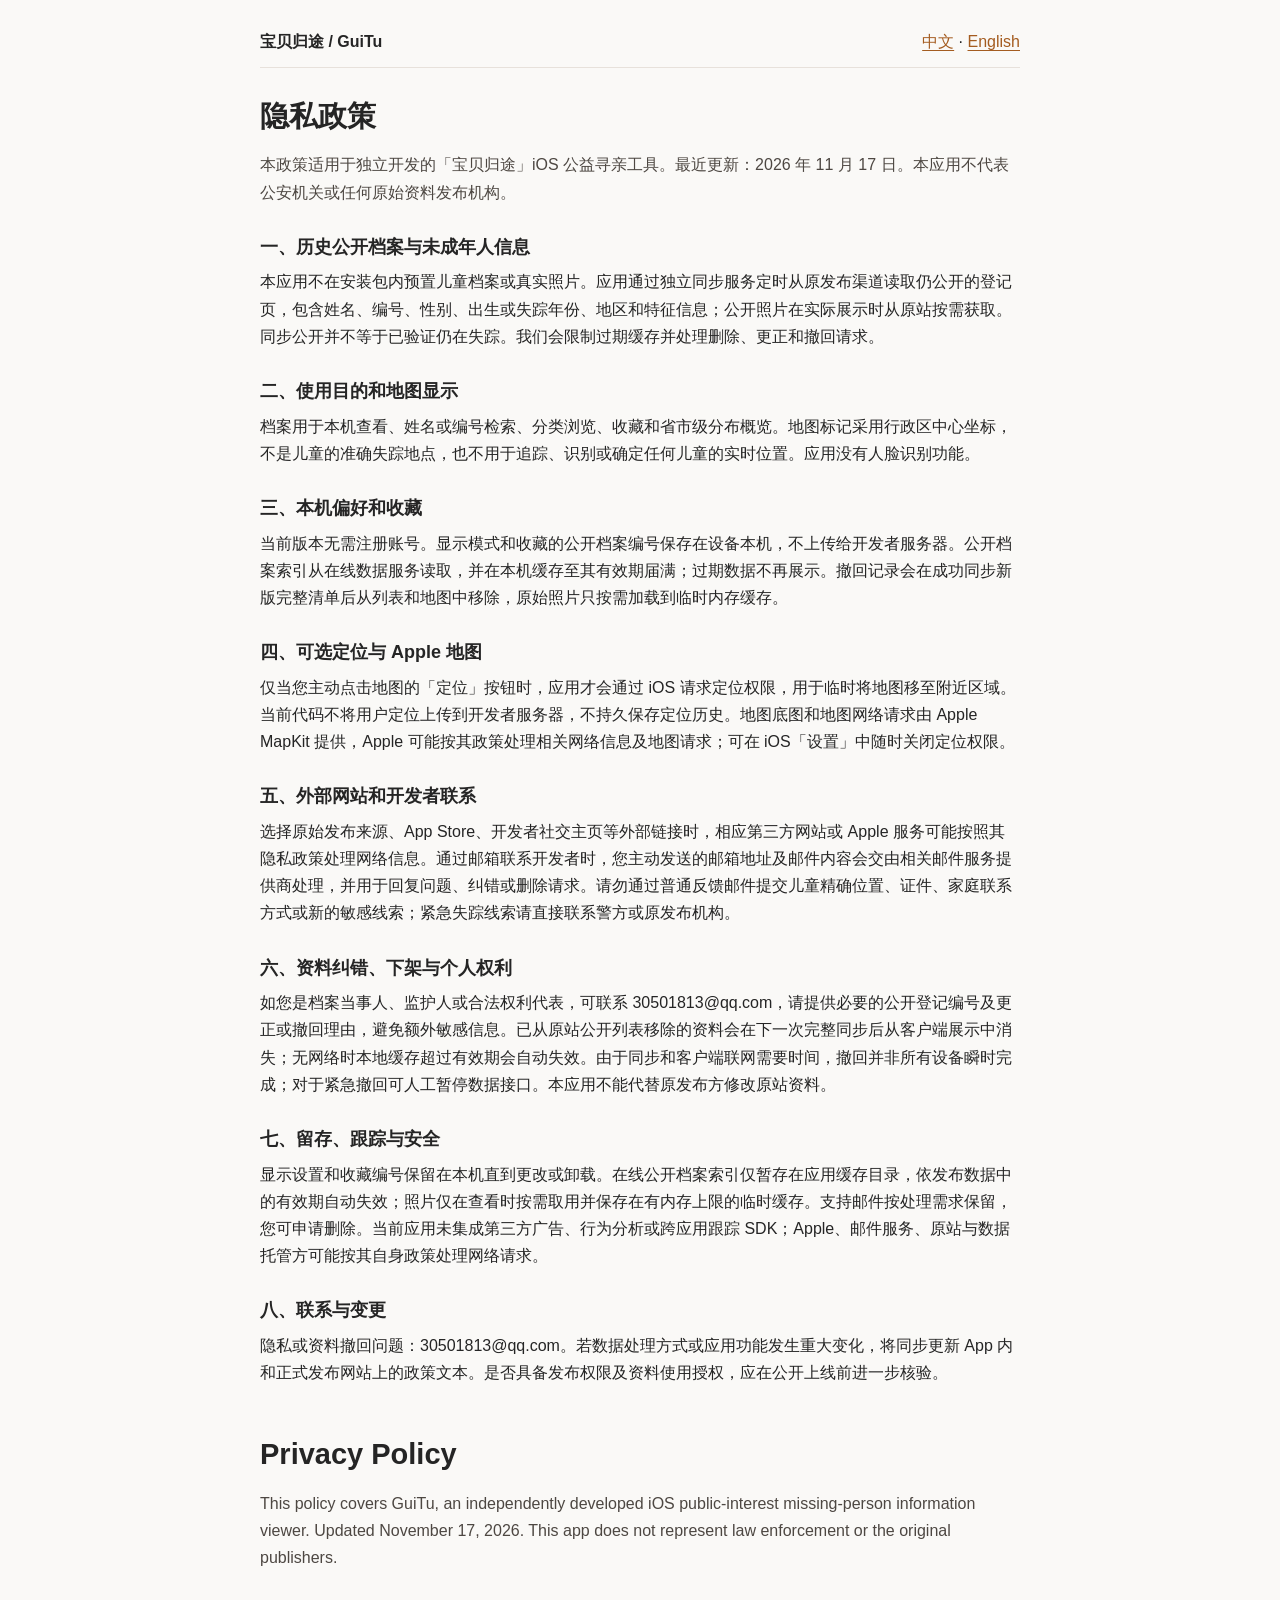
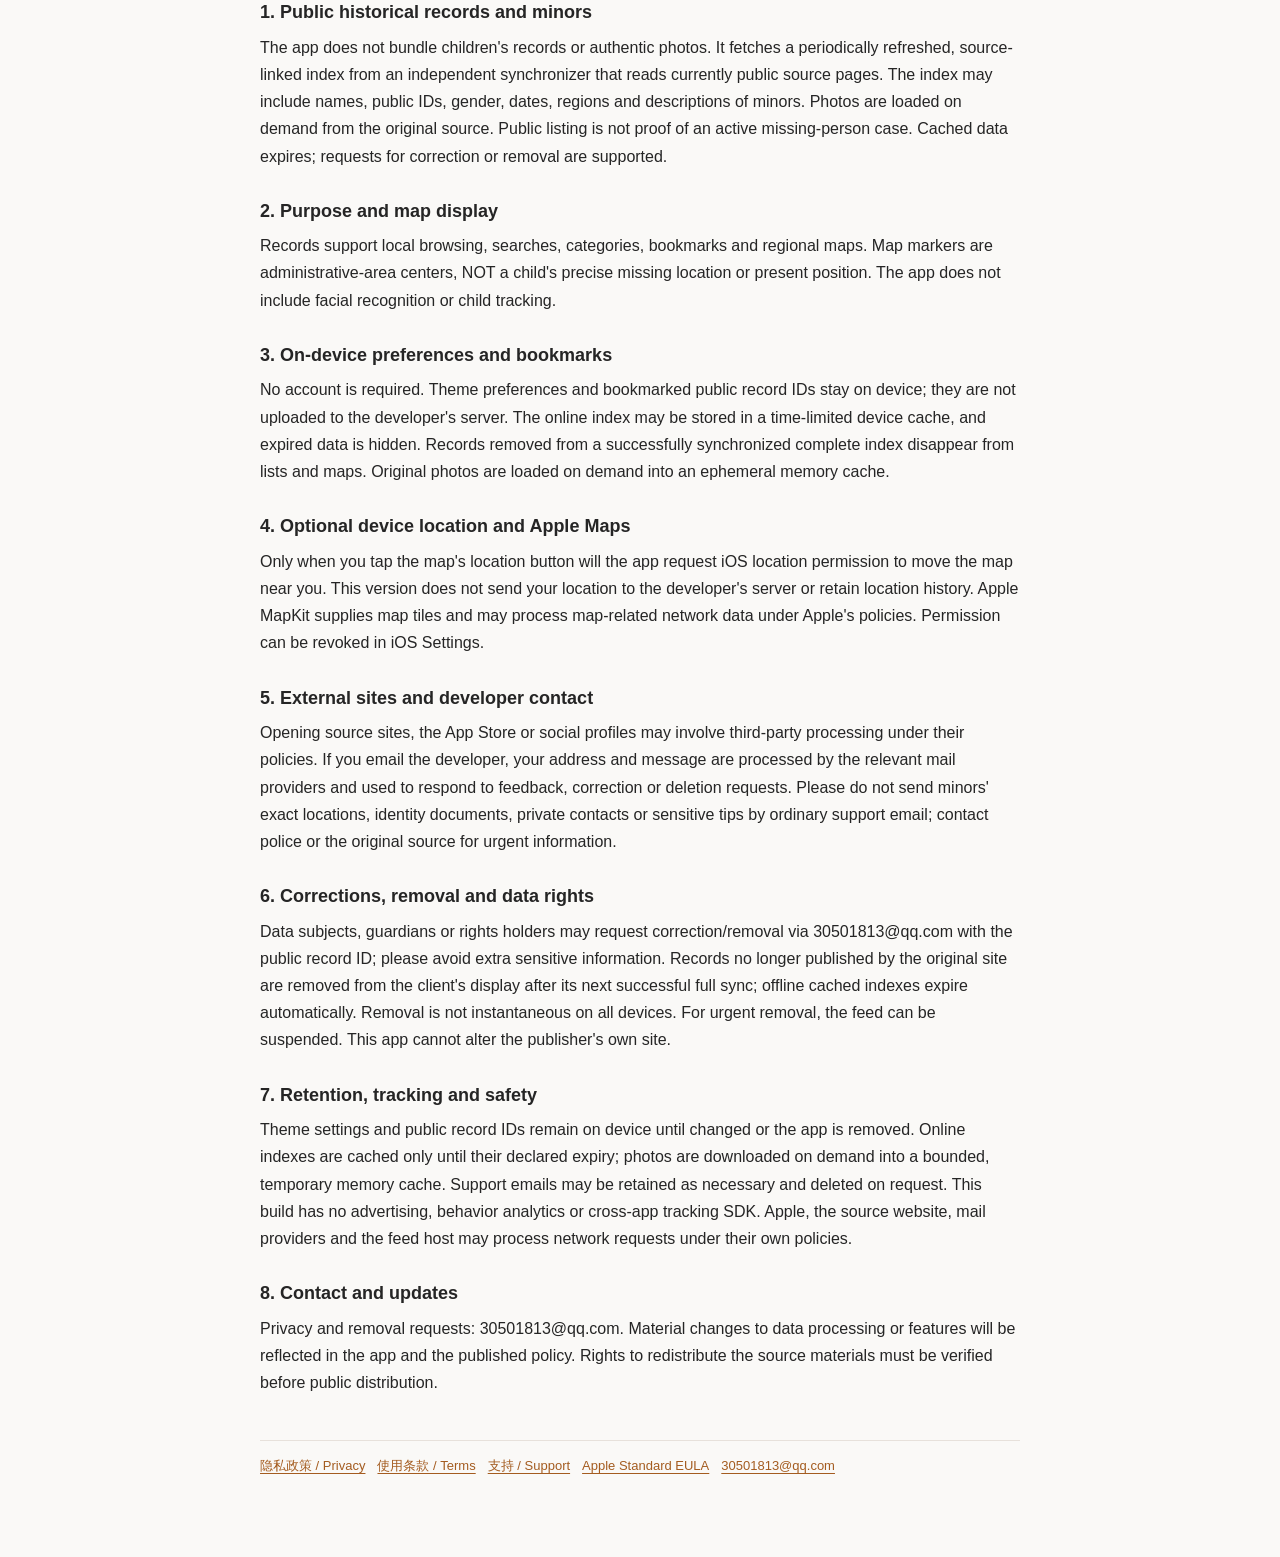
<file: guitu/privacy.html>
<!doctype html><html lang="zh-Hans"><head><meta charset="utf-8"><meta name="viewport" content="width=device-width,initial-scale=1">
<title>隐私政策 | 宝贝归途 GuiTu</title>
<meta name="description" content="GuiTu privacy and terms / 宝贝归途隐私政策及使用条款">
<style>body{margin:0;color:#252525;background:#faf9f7;font:16px/1.7 -apple-system,BlinkMacSystemFont,'Helvetica Neue',Arial,sans-serif}
main{max-width:760px;margin:0 auto;padding:28px 22px 80px} header{display:flex;justify-content:space-between;align-items:center;gap:15px;border-bottom:1px solid #e7e1db;padding-bottom:12px}
a{color:#a45c20;text-decoration:underline;text-underline-offset:3px} h1{font-size:29px;margin:24px 0 10px}h2{font-size:18px;margin:26px 0 6px}p{margin:0 0 9px}small,.meta{color:#76716d}
section{margin-bottom:44px} .intro{color:#4d4742}footer{border-top:1px solid #e7e1db;padding-top:14px;font-size:13px;display:flex;gap:12px;flex-wrap:wrap}
@media(max-width:480px){main{padding:16px 17px 48px}h1{font-size:24px}}</style></head><body><main>
<header><strong>宝贝归途 / GuiTu</strong><nav><a href="#zh">中文</a> · <a href="#en">English</a></nav></header>
<section id="zh" lang="zh-Hans">
<h1>隐私政策</h1>
<p class="intro">本政策适用于独立开发的「宝贝归途」iOS 公益寻亲工具。最近更新：2026 年 11 月 17 日。本应用不代表公安机关或任何原始资料发布机构。</p>
<h2>一、历史公开档案与未成年人信息</h2>
<p>本应用不在安装包内预置儿童档案或真实照片。应用通过独立同步服务定时从原发布渠道读取仍公开的登记页，包含姓名、编号、性别、出生或失踪年份、地区和特征信息；公开照片在实际展示时从原站按需获取。同步公开并不等于已验证仍在失踪。我们会限制过期缓存并处理删除、更正和撤回请求。</p>
<h2>二、使用目的和地图显示</h2>
<p>档案用于本机查看、姓名或编号检索、分类浏览、收藏和省市级分布概览。地图标记采用行政区中心坐标，不是儿童的准确失踪地点，也不用于追踪、识别或确定任何儿童的实时位置。应用没有人脸识别功能。</p>
<h2>三、本机偏好和收藏</h2>
<p>当前版本无需注册账号。显示模式和收藏的公开档案编号保存在设备本机，不上传给开发者服务器。公开档案索引从在线数据服务读取，并在本机缓存至其有效期届满；过期数据不再展示。撤回记录会在成功同步新版完整清单后从列表和地图中移除，原始照片只按需加载到临时内存缓存。</p>
<h2>四、可选定位与 Apple 地图</h2>
<p>仅当您主动点击地图的「定位」按钮时，应用才会通过 iOS 请求定位权限，用于临时将地图移至附近区域。当前代码不将用户定位上传到开发者服务器，不持久保存定位历史。地图底图和地图网络请求由 Apple MapKit 提供，Apple 可能按其政策处理相关网络信息及地图请求；可在 iOS「设置」中随时关闭定位权限。</p>
<h2>五、外部网站和开发者联系</h2>
<p>选择原始发布来源、App Store、开发者社交主页等外部链接时，相应第三方网站或 Apple 服务可能按照其隐私政策处理网络信息。通过邮箱联系开发者时，您主动发送的邮箱地址及邮件内容会交由相关邮件服务提供商处理，并用于回复问题、纠错或删除请求。请勿通过普通反馈邮件提交儿童精确位置、证件、家庭联系方式或新的敏感线索；紧急失踪线索请直接联系警方或原发布机构。</p>
<h2>六、资料纠错、下架与个人权利</h2>
<p>如您是档案当事人、监护人或合法权利代表，可联系 30501813@qq.com，请提供必要的公开登记编号及更正或撤回理由，避免额外敏感信息。已从原站公开列表移除的资料会在下一次完整同步后从客户端展示中消失；无网络时本地缓存超过有效期会自动失效。由于同步和客户端联网需要时间，撤回并非所有设备瞬时完成；对于紧急撤回可人工暂停数据接口。本应用不能代替原发布方修改原站资料。</p>
<h2>七、留存、跟踪与安全</h2>
<p>显示设置和收藏编号保留在本机直到更改或卸载。在线公开档案索引仅暂存在应用缓存目录，依发布数据中的有效期自动失效；照片仅在查看时按需取用并保存在有内存上限的临时缓存。支持邮件按处理需求保留，您可申请删除。当前应用未集成第三方广告、行为分析或跨应用跟踪 SDK；Apple、邮件服务、原站与数据托管方可能按其自身政策处理网络请求。</p>
<h2>八、联系与变更</h2>
<p>隐私或资料撤回问题：30501813@qq.com。若数据处理方式或应用功能发生重大变化，将同步更新 App 内和正式发布网站上的政策文本。是否具备发布权限及资料使用授权，应在公开上线前进一步核验。</p>
</section>
<section id="en" lang="en">
<h1>Privacy Policy</h1>
<p class="intro">This policy covers GuiTu, an independently developed iOS public-interest missing-person information viewer. Updated November 17, 2026. This app does not represent law enforcement or the original publishers.</p>
<h2>1. Public historical records and minors</h2>
<p>The app does not bundle children&#x27;s records or authentic photos. It fetches a periodically refreshed, source-linked index from an independent synchronizer that reads currently public source pages. The index may include names, public IDs, gender, dates, regions and descriptions of minors. Photos are loaded on demand from the original source. Public listing is not proof of an active missing-person case. Cached data expires; requests for correction or removal are supported.</p>
<h2>2. Purpose and map display</h2>
<p>Records support local browsing, searches, categories, bookmarks and regional maps. Map markers are administrative-area centers, NOT a child&#x27;s precise missing location or present position. The app does not include facial recognition or child tracking.</p>
<h2>3. On-device preferences and bookmarks</h2>
<p>No account is required. Theme preferences and bookmarked public record IDs stay on device; they are not uploaded to the developer&#x27;s server. The online index may be stored in a time-limited device cache, and expired data is hidden. Records removed from a successfully synchronized complete index disappear from lists and maps. Original photos are loaded on demand into an ephemeral memory cache.</p>
<h2>4. Optional device location and Apple Maps</h2>
<p>Only when you tap the map&#x27;s location button will the app request iOS location permission to move the map near you. This version does not send your location to the developer&#x27;s server or retain location history. Apple MapKit supplies map tiles and may process map-related network data under Apple&#x27;s policies. Permission can be revoked in iOS Settings.</p>
<h2>5. External sites and developer contact</h2>
<p>Opening source sites, the App Store or social profiles may involve third-party processing under their policies. If you email the developer, your address and message are processed by the relevant mail providers and used to respond to feedback, correction or deletion requests. Please do not send minors&#x27; exact locations, identity documents, private contacts or sensitive tips by ordinary support email; contact police or the original source for urgent information.</p>
<h2>6. Corrections, removal and data rights</h2>
<p>Data subjects, guardians or rights holders may request correction/removal via 30501813@qq.com with the public record ID; please avoid extra sensitive information. Records no longer published by the original site are removed from the client&#x27;s display after its next successful full sync; offline cached indexes expire automatically. Removal is not instantaneous on all devices. For urgent removal, the feed can be suspended. This app cannot alter the publisher&#x27;s own site.</p>
<h2>7. Retention, tracking and safety</h2>
<p>Theme settings and public record IDs remain on device until changed or the app is removed. Online indexes are cached only until their declared expiry; photos are downloaded on demand into a bounded, temporary memory cache. Support emails may be retained as necessary and deleted on request. This build has no advertising, behavior analytics or cross-app tracking SDK. Apple, the source website, mail providers and the feed host may process network requests under their own policies.</p>
<h2>8. Contact and updates</h2>
<p>Privacy and removal requests: 30501813@qq.com. Material changes to data processing or features will be reflected in the app and the published policy. Rights to redistribute the source materials must be verified before public distribution.</p>
</section>
<footer><a href="privacy.html">隐私政策 / Privacy</a>
<a href="terms.html">使用条款 / Terms</a>
<a href="support.html">支持 / Support</a>
<a href="https://www.apple.com/legal/internet-services/itunes/dev/stdeula/">Apple Standard EULA</a>
<a href="mailto:30501813@qq.com">30501813@qq.com</a></footer></main></body></html>
</file>
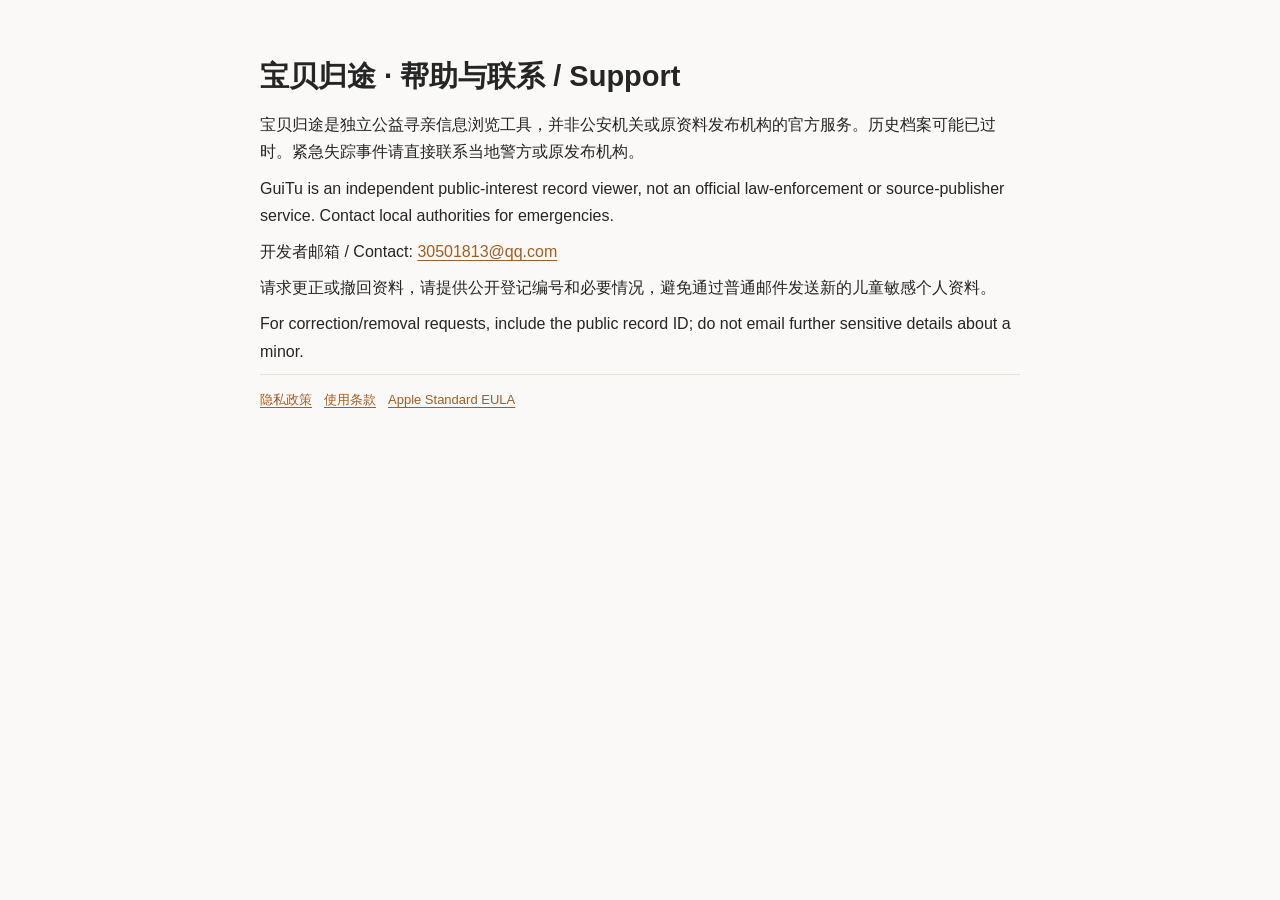
<file: guitu/support.html>
<!doctype html><html lang="zh-Hans"><meta charset="utf-8"><meta name="viewport" content="width=device-width,initial-scale=1">
<title>帮助与联系 / GuiTu Support</title><style>body{margin:0;color:#252525;background:#faf9f7;font:16px/1.7 -apple-system,BlinkMacSystemFont,'Helvetica Neue',Arial,sans-serif}
main{max-width:760px;margin:0 auto;padding:28px 22px 80px} header{display:flex;justify-content:space-between;align-items:center;gap:15px;border-bottom:1px solid #e7e1db;padding-bottom:12px}
a{color:#a45c20;text-decoration:underline;text-underline-offset:3px} h1{font-size:29px;margin:24px 0 10px}h2{font-size:18px;margin:26px 0 6px}p{margin:0 0 9px}small,.meta{color:#76716d}
section{margin-bottom:44px} .intro{color:#4d4742}footer{border-top:1px solid #e7e1db;padding-top:14px;font-size:13px;display:flex;gap:12px;flex-wrap:wrap}
@media(max-width:480px){main{padding:16px 17px 48px}h1{font-size:24px}}</style><main><h1>宝贝归途 · 帮助与联系 / Support</h1>
<p>宝贝归途是独立公益寻亲信息浏览工具，并非公安机关或原资料发布机构的官方服务。历史档案可能已过时。紧急失踪事件请直接联系当地警方或原发布机构。</p>
<p>GuiTu is an independent public-interest record viewer, not an official law-enforcement or source-publisher service. Contact local authorities for emergencies.</p>
<p>开发者邮箱 / Contact: <a href="mailto:30501813@qq.com">30501813@qq.com</a></p>
<p>请求更正或撤回资料，请提供公开登记编号和必要情况，避免通过普通邮件发送新的儿童敏感个人资料。</p>
<p>For correction/removal requests, include the public record ID; do not email further sensitive details about a minor.</p>
<footer><a href="privacy.html">隐私政策</a><a href="terms.html">使用条款</a><a href="https://www.apple.com/legal/internet-services/itunes/dev/stdeula/">Apple Standard EULA</a></footer></main></html>
</file>
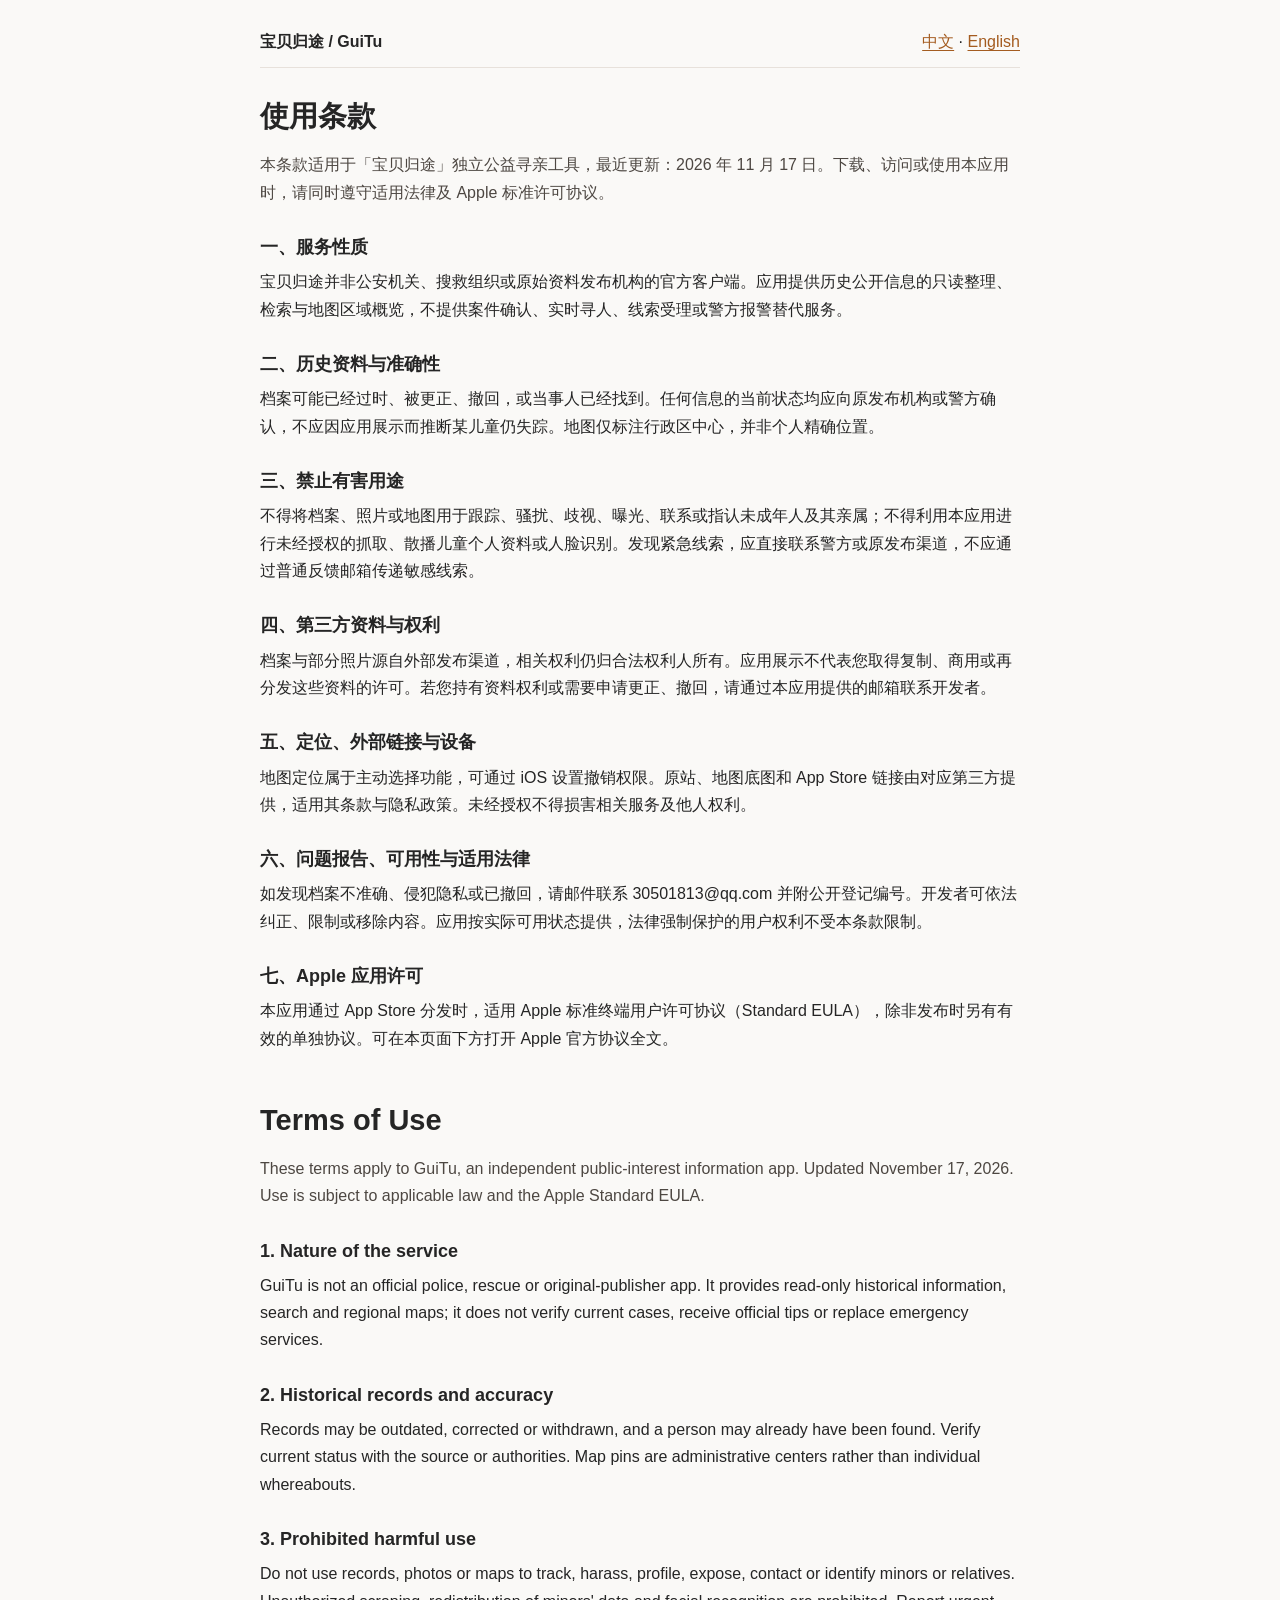
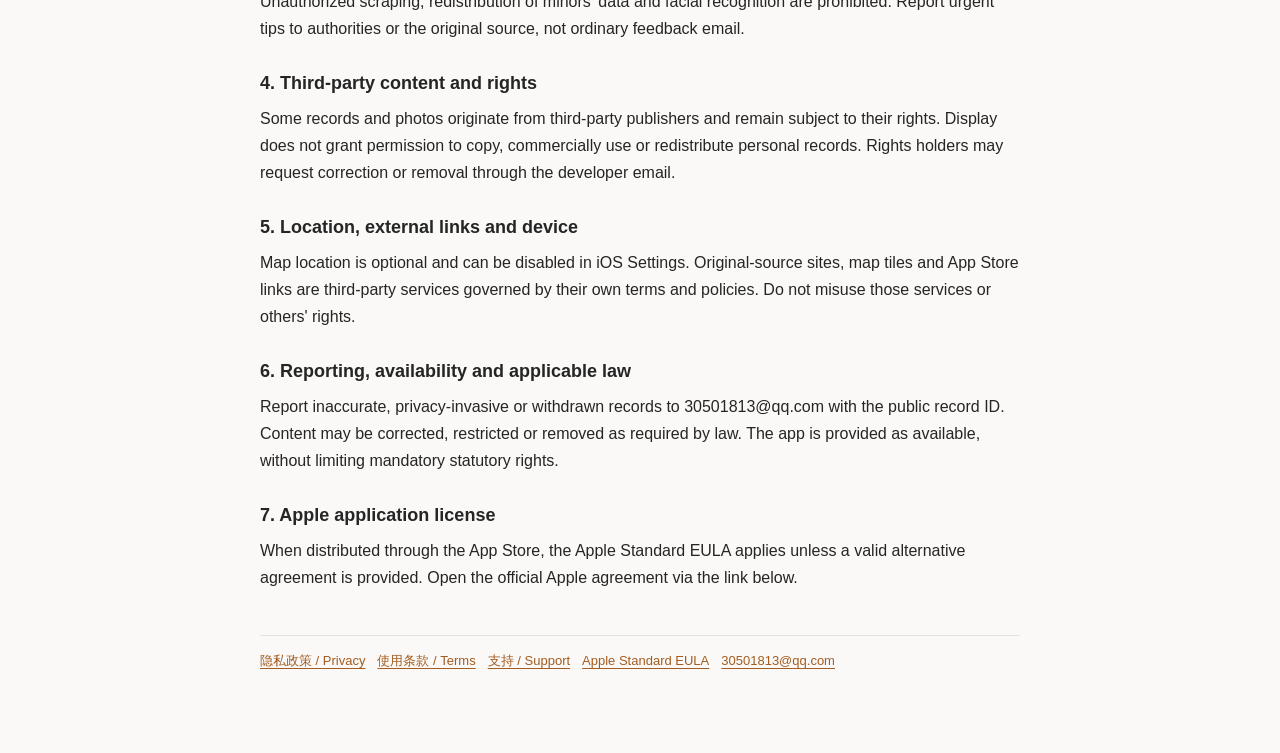
<file: guitu/terms.html>
<!doctype html><html lang="zh-Hans"><head><meta charset="utf-8"><meta name="viewport" content="width=device-width,initial-scale=1">
<title>使用条款 | 宝贝归途 GuiTu</title>
<meta name="description" content="GuiTu privacy and terms / 宝贝归途隐私政策及使用条款">
<style>body{margin:0;color:#252525;background:#faf9f7;font:16px/1.7 -apple-system,BlinkMacSystemFont,'Helvetica Neue',Arial,sans-serif}
main{max-width:760px;margin:0 auto;padding:28px 22px 80px} header{display:flex;justify-content:space-between;align-items:center;gap:15px;border-bottom:1px solid #e7e1db;padding-bottom:12px}
a{color:#a45c20;text-decoration:underline;text-underline-offset:3px} h1{font-size:29px;margin:24px 0 10px}h2{font-size:18px;margin:26px 0 6px}p{margin:0 0 9px}small,.meta{color:#76716d}
section{margin-bottom:44px} .intro{color:#4d4742}footer{border-top:1px solid #e7e1db;padding-top:14px;font-size:13px;display:flex;gap:12px;flex-wrap:wrap}
@media(max-width:480px){main{padding:16px 17px 48px}h1{font-size:24px}}</style></head><body><main>
<header><strong>宝贝归途 / GuiTu</strong><nav><a href="#zh">中文</a> · <a href="#en">English</a></nav></header>
<section id="zh" lang="zh-Hans">
<h1>使用条款</h1>
<p class="intro">本条款适用于「宝贝归途」独立公益寻亲工具，最近更新：2026 年 11 月 17 日。下载、访问或使用本应用时，请同时遵守适用法律及 Apple 标准许可协议。</p>
<h2>一、服务性质</h2>
<p>宝贝归途并非公安机关、搜救组织或原始资料发布机构的官方客户端。应用提供历史公开信息的只读整理、检索与地图区域概览，不提供案件确认、实时寻人、线索受理或警方报警替代服务。</p>
<h2>二、历史资料与准确性</h2>
<p>档案可能已经过时、被更正、撤回，或当事人已经找到。任何信息的当前状态均应向原发布机构或警方确认，不应因应用展示而推断某儿童仍失踪。地图仅标注行政区中心，并非个人精确位置。</p>
<h2>三、禁止有害用途</h2>
<p>不得将档案、照片或地图用于跟踪、骚扰、歧视、曝光、联系或指认未成年人及其亲属；不得利用本应用进行未经授权的抓取、散播儿童个人资料或人脸识别。发现紧急线索，应直接联系警方或原发布渠道，不应通过普通反馈邮箱传递敏感线索。</p>
<h2>四、第三方资料与权利</h2>
<p>档案与部分照片源自外部发布渠道，相关权利仍归合法权利人所有。应用展示不代表您取得复制、商用或再分发这些资料的许可。若您持有资料权利或需要申请更正、撤回，请通过本应用提供的邮箱联系开发者。</p>
<h2>五、定位、外部链接与设备</h2>
<p>地图定位属于主动选择功能，可通过 iOS 设置撤销权限。原站、地图底图和 App Store 链接由对应第三方提供，适用其条款与隐私政策。未经授权不得损害相关服务及他人权利。</p>
<h2>六、问题报告、可用性与适用法律</h2>
<p>如发现档案不准确、侵犯隐私或已撤回，请邮件联系 30501813@qq.com 并附公开登记编号。开发者可依法纠正、限制或移除内容。应用按实际可用状态提供，法律强制保护的用户权利不受本条款限制。</p>
<h2>七、Apple 应用许可</h2>
<p>本应用通过 App Store 分发时，适用 Apple 标准终端用户许可协议（Standard EULA），除非发布时另有有效的单独协议。可在本页面下方打开 Apple 官方协议全文。</p>
</section>
<section id="en" lang="en">
<h1>Terms of Use</h1>
<p class="intro">These terms apply to GuiTu, an independent public-interest information app. Updated November 17, 2026. Use is subject to applicable law and the Apple Standard EULA.</p>
<h2>1. Nature of the service</h2>
<p>GuiTu is not an official police, rescue or original-publisher app. It provides read-only historical information, search and regional maps; it does not verify current cases, receive official tips or replace emergency services.</p>
<h2>2. Historical records and accuracy</h2>
<p>Records may be outdated, corrected or withdrawn, and a person may already have been found. Verify current status with the source or authorities. Map pins are administrative centers rather than individual whereabouts.</p>
<h2>3. Prohibited harmful use</h2>
<p>Do not use records, photos or maps to track, harass, profile, expose, contact or identify minors or relatives. Unauthorized scraping, redistribution of minors&#x27; data and facial recognition are prohibited. Report urgent tips to authorities or the original source, not ordinary feedback email.</p>
<h2>4. Third-party content and rights</h2>
<p>Some records and photos originate from third-party publishers and remain subject to their rights. Display does not grant permission to copy, commercially use or redistribute personal records. Rights holders may request correction or removal through the developer email.</p>
<h2>5. Location, external links and device</h2>
<p>Map location is optional and can be disabled in iOS Settings. Original-source sites, map tiles and App Store links are third-party services governed by their own terms and policies. Do not misuse those services or others&#x27; rights.</p>
<h2>6. Reporting, availability and applicable law</h2>
<p>Report inaccurate, privacy-invasive or withdrawn records to 30501813@qq.com with the public record ID. Content may be corrected, restricted or removed as required by law. The app is provided as available, without limiting mandatory statutory rights.</p>
<h2>7. Apple application license</h2>
<p>When distributed through the App Store, the Apple Standard EULA applies unless a valid alternative agreement is provided. Open the official Apple agreement via the link below.</p>
</section>
<footer><a href="privacy.html">隐私政策 / Privacy</a>
<a href="terms.html">使用条款 / Terms</a>
<a href="support.html">支持 / Support</a>
<a href="https://www.apple.com/legal/internet-services/itunes/dev/stdeula/">Apple Standard EULA</a>
<a href="mailto:30501813@qq.com">30501813@qq.com</a></footer></main></body></html>
</file>
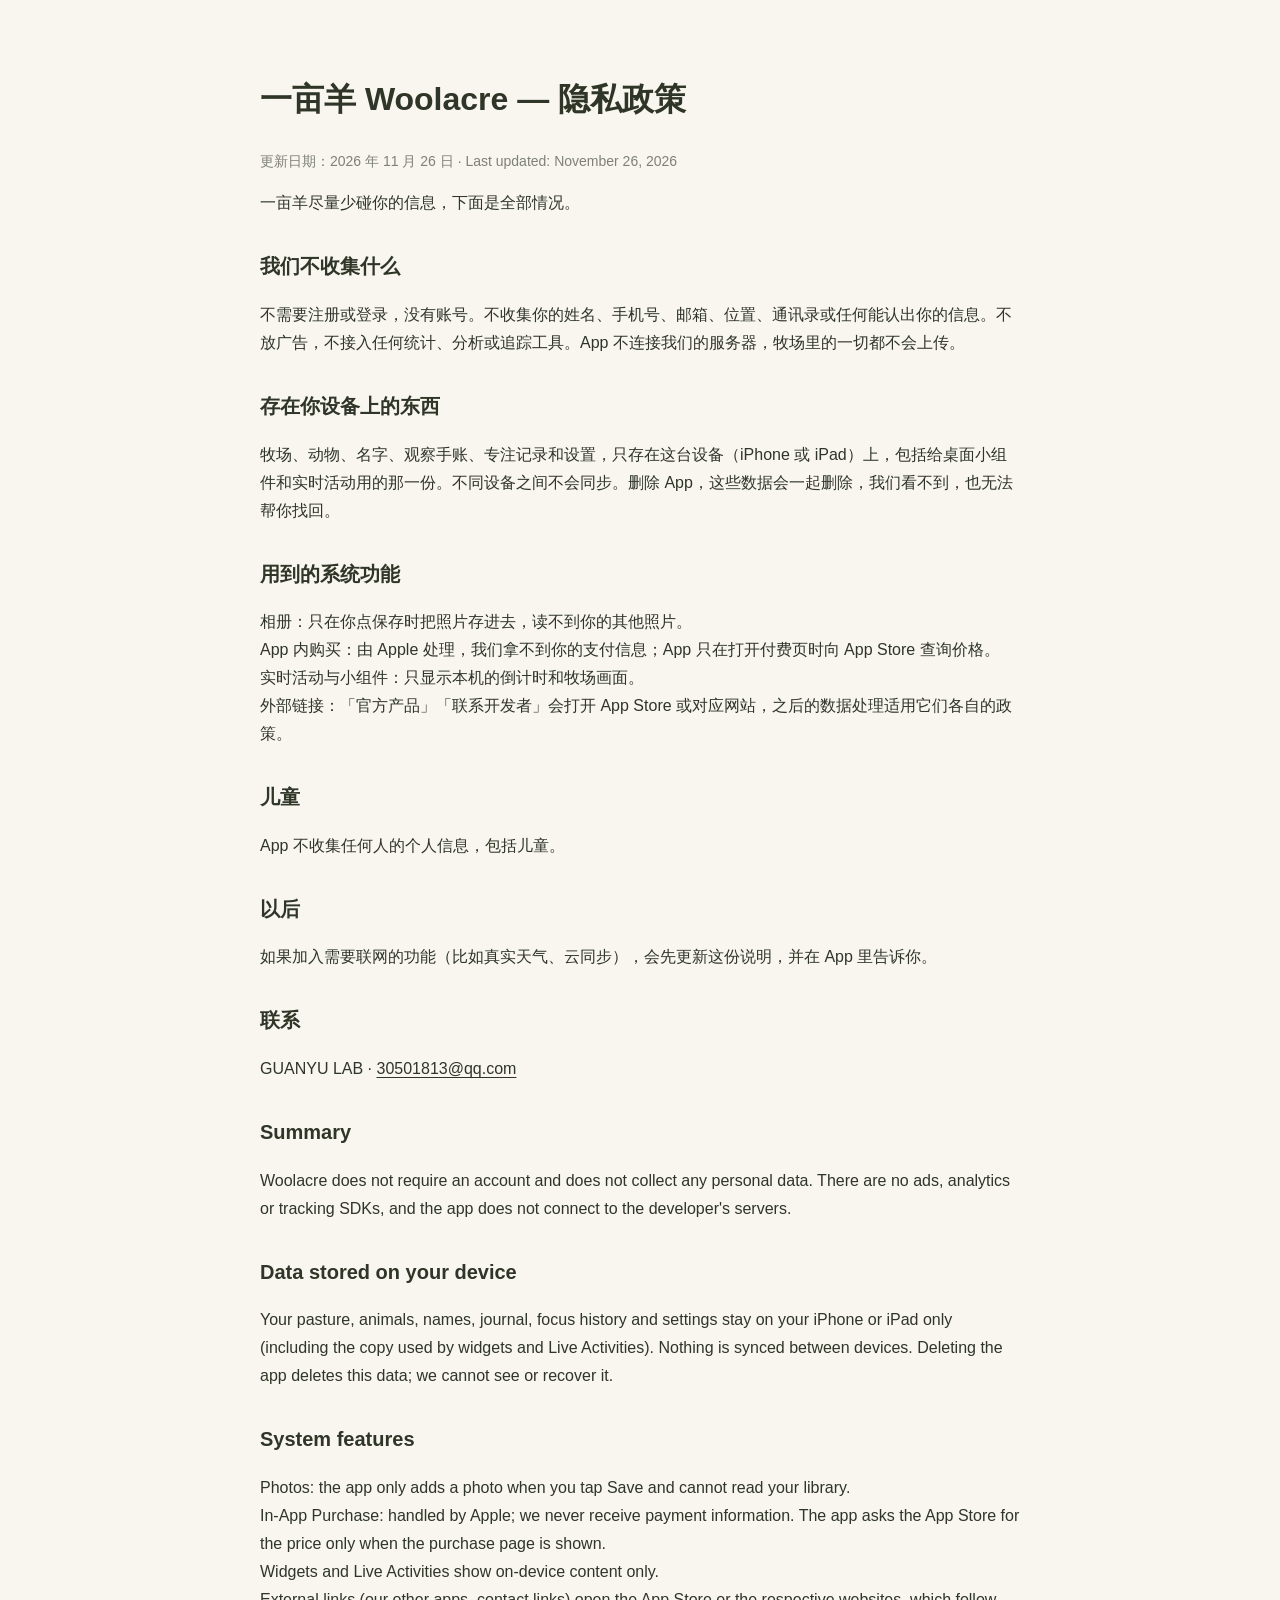
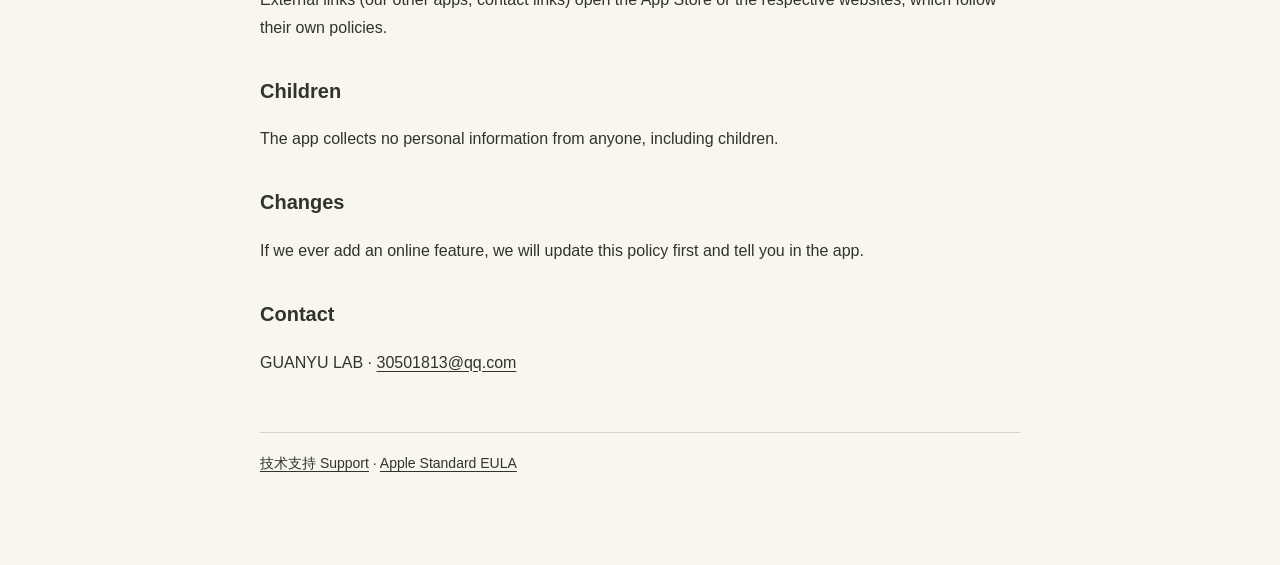
<file: woolacre/privacy.html>
<!doctype html>
<html lang="zh-Hans">
<head><meta charset="utf-8"><meta name="viewport" content="width=device-width, initial-scale=1"><meta name="color-scheme" content="light dark"><title>隐私政策 Privacy Policy | 一亩羊 Woolacre</title>
<style>:root{font-family:-apple-system,BlinkMacSystemFont,"Segoe UI",sans-serif;color-scheme:light dark}body{margin:0;background:#f8f6ef;color:#2f3527;line-height:1.75}.wrap{max-width:760px;margin:auto;padding:50px 24px 90px}h1{font-size:32px}h2{font-size:20px;margin-top:32px}a{color:inherit;text-underline-offset:3px}.meta{opacity:.6;font-size:14px}footer{margin-top:55px;border-top:1px solid #d8d2c2;padding-top:18px;font-size:14px}@media(prefers-color-scheme:dark){body{background:#151713;color:#ecebe4}footer{border-color:#444}}</style></head>
<body><main class="wrap"><h1>一亩羊 Woolacre — 隐私政策</h1>
<p class="meta">更新日期：2026 年 11 月 26 日 · Last updated: November 26, 2026</p>
<section lang="zh-Hans" id="chinese">
<p>一亩羊尽量少碰你的信息，下面是全部情况。</p>
<h2>我们不收集什么</h2><p>不需要注册或登录，没有账号。不收集你的姓名、手机号、邮箱、位置、通讯录或任何能认出你的信息。不放广告，不接入任何统计、分析或追踪工具。App 不连接我们的服务器，牧场里的一切都不会上传。</p>
<h2>存在你设备上的东西</h2><p>牧场、动物、名字、观察手账、专注记录和设置，只存在这台设备（iPhone 或 iPad）上，包括给桌面小组件和实时活动用的那一份。不同设备之间不会同步。删除 App，这些数据会一起删除，我们看不到，也无法帮你找回。</p>
<h2>用到的系统功能</h2><p>相册：只在你点保存时把照片存进去，读不到你的其他照片。<br>App 内购买：由 Apple 处理，我们拿不到你的支付信息；App 只在打开付费页时向 App Store 查询价格。<br>实时活动与小组件：只显示本机的倒计时和牧场画面。<br>外部链接：「官方产品」「联系开发者」会打开 App Store 或对应网站，之后的数据处理适用它们各自的政策。</p>
<h2>儿童</h2><p>App 不收集任何人的个人信息，包括儿童。</p>
<h2>以后</h2><p>如果加入需要联网的功能（比如真实天气、云同步），会先更新这份说明，并在 App 里告诉你。</p>
<h2>联系</h2><p>GUANYU LAB · <a href="mailto:30501813@qq.com">30501813@qq.com</a></p>
</section>
<section lang="en" id="english">
<h2>Summary</h2><p>Woolacre does not require an account and does not collect any personal data. There are no ads, analytics or tracking SDKs, and the app does not connect to the developer's servers.</p>
<h2>Data stored on your device</h2><p>Your pasture, animals, names, journal, focus history and settings stay on your iPhone or iPad only (including the copy used by widgets and Live Activities). Nothing is synced between devices. Deleting the app deletes this data; we cannot see or recover it.</p>
<h2>System features</h2><p>Photos: the app only adds a photo when you tap Save and cannot read your library.<br>In-App Purchase: handled by Apple; we never receive payment information. The app asks the App Store for the price only when the purchase page is shown.<br>Widgets and Live Activities show on-device content only.<br>External links (our other apps, contact links) open the App Store or the respective websites, which follow their own policies.</p>
<h2>Children</h2><p>The app collects no personal information from anyone, including children.</p>
<h2>Changes</h2><p>If we ever add an online feature, we will update this policy first and tell you in the app.</p>
<h2>Contact</h2><p>GUANYU LAB · <a href="mailto:30501813@qq.com">30501813@qq.com</a></p>
</section>
<footer><a href="support.html">技术支持 Support</a> · <a href="https://www.apple.com/legal/internet-services/itunes/dev/stdeula/">Apple Standard EULA</a></footer>
</main></body></html>
</file>
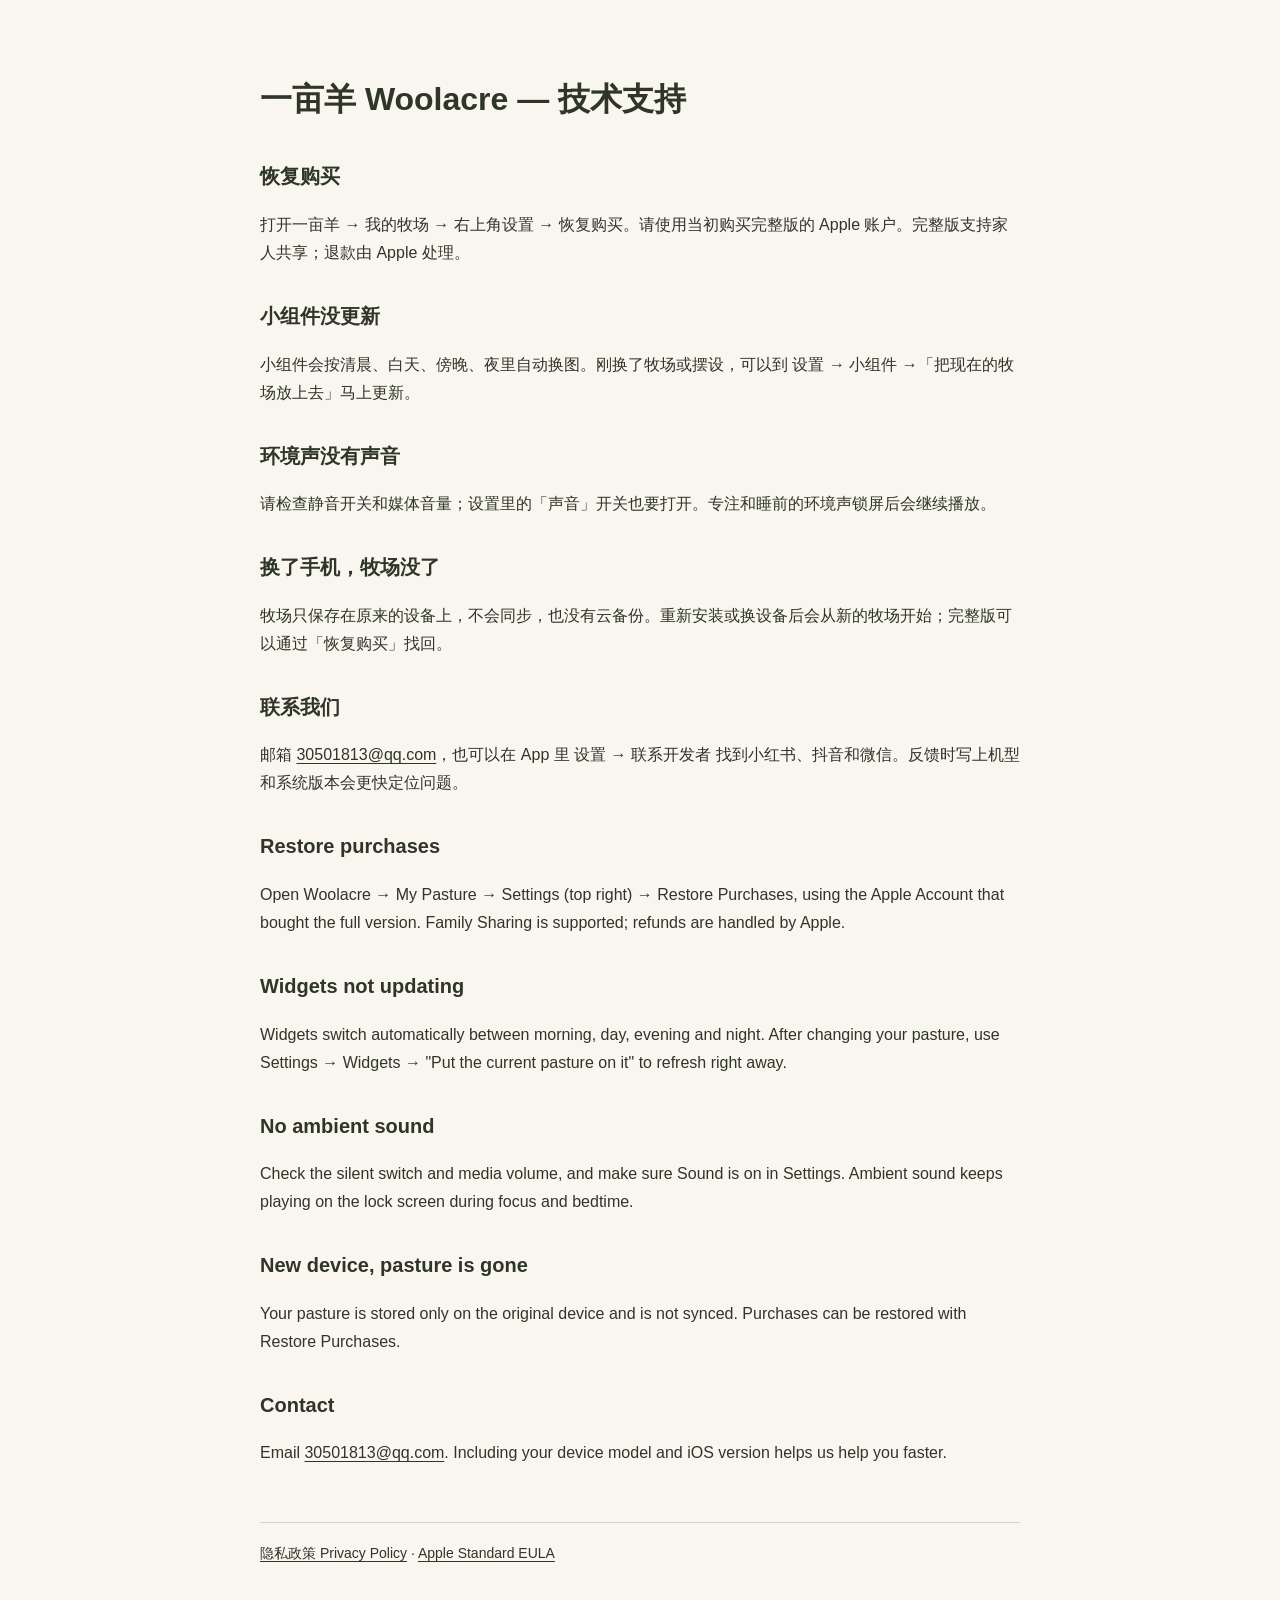
<file: woolacre/support.html>
<!doctype html>
<html lang="zh-Hans">
<head><meta charset="utf-8"><meta name="viewport" content="width=device-width, initial-scale=1"><meta name="color-scheme" content="light dark"><title>技术支持 Support | 一亩羊 Woolacre</title>
<style>:root{font-family:-apple-system,BlinkMacSystemFont,"Segoe UI",sans-serif;color-scheme:light dark}body{margin:0;background:#f8f6ef;color:#2f3527;line-height:1.75}.wrap{max-width:760px;margin:auto;padding:50px 24px 90px}h1{font-size:32px}h2{font-size:20px;margin-top:32px}a{color:inherit;text-underline-offset:3px}.meta{opacity:.6;font-size:14px}footer{margin-top:55px;border-top:1px solid #d8d2c2;padding-top:18px;font-size:14px}@media(prefers-color-scheme:dark){body{background:#151713;color:#ecebe4}footer{border-color:#444}}</style></head>
<body><main class="wrap"><h1>一亩羊 Woolacre — 技术支持</h1>
<section lang="zh-Hans">
<h2>恢复购买</h2><p>打开一亩羊 → 我的牧场 → 右上角设置 → 恢复购买。请使用当初购买完整版的 Apple 账户。完整版支持家人共享；退款由 Apple 处理。</p>
<h2>小组件没更新</h2><p>小组件会按清晨、白天、傍晚、夜里自动换图。刚换了牧场或摆设，可以到 设置 → 小组件 →「把现在的牧场放上去」马上更新。</p>
<h2>环境声没有声音</h2><p>请检查静音开关和媒体音量；设置里的「声音」开关也要打开。专注和睡前的环境声锁屏后会继续播放。</p>
<h2>换了手机，牧场没了</h2><p>牧场只保存在原来的设备上，不会同步，也没有云备份。重新安装或换设备后会从新的牧场开始；完整版可以通过「恢复购买」找回。</p>
<h2>联系我们</h2><p>邮箱 <a href="mailto:30501813@qq.com">30501813@qq.com</a>，也可以在 App 里 设置 → 联系开发者 找到小红书、抖音和微信。反馈时写上机型和系统版本会更快定位问题。</p>
</section>
<section lang="en">
<h2>Restore purchases</h2><p>Open Woolacre → My Pasture → Settings (top right) → Restore Purchases, using the Apple Account that bought the full version. Family Sharing is supported; refunds are handled by Apple.</p>
<h2>Widgets not updating</h2><p>Widgets switch automatically between morning, day, evening and night. After changing your pasture, use Settings → Widgets → "Put the current pasture on it" to refresh right away.</p>
<h2>No ambient sound</h2><p>Check the silent switch and media volume, and make sure Sound is on in Settings. Ambient sound keeps playing on the lock screen during focus and bedtime.</p>
<h2>New device, pasture is gone</h2><p>Your pasture is stored only on the original device and is not synced. Purchases can be restored with Restore Purchases.</p>
<h2>Contact</h2><p>Email <a href="mailto:30501813@qq.com">30501813@qq.com</a>. Including your device model and iOS version helps us help you faster.</p>
</section>
<footer><a href="privacy.html">隐私政策 Privacy Policy</a> · <a href="https://www.apple.com/legal/internet-services/itunes/dev/stdeula/">Apple Standard EULA</a></footer>
</main></body></html>
</file>
<file: styles.css>
:root {
  color-scheme: light;
  --paper: #f7f5ef;
  --ink: #263033;
  --muted: #657274;
  --accent: #718a83;
  --line: #dfe4df;
}

* { box-sizing: border-box; }
body {
  margin: 0;
  background: var(--paper);
  color: var(--ink);
  font-family: -apple-system, BlinkMacSystemFont, "SF Pro Text", "Helvetica Neue", sans-serif;
  line-height: 1.65;
}
.wrap { width: min(720px, calc(100% - 40px)); margin: 0 auto; }
header { padding: 52px 0 34px; border-bottom: 1px solid var(--line); }
.brand { letter-spacing: .18em; font-size: .78rem; font-weight: 600; color: var(--muted); }
main { padding: 52px 0 80px; }
h1 { margin: 0 0 10px; font-size: clamp(2rem, 7vw, 3.2rem); line-height: 1.08; letter-spacing: -.02em; }
h2 { margin: 42px 0 12px; font-size: 1.1rem; line-height: 1.3; }
p, li { font-size: 1rem; }
.updated { margin: 0 0 38px; color: var(--muted); font-size: .9rem; }
a { color: var(--accent); }
footer { padding: 28px 0 52px; border-top: 1px solid var(--line); color: var(--muted); font-size: .9rem; }
.link { display: inline-block; margin-top: 24px; font-size: 1.05rem; }
@media (max-width: 520px) {
  .wrap { width: min(100% - 28px, 720px); }
  header { padding-top: 32px; }
  main { padding-top: 36px; }
}
</file>
